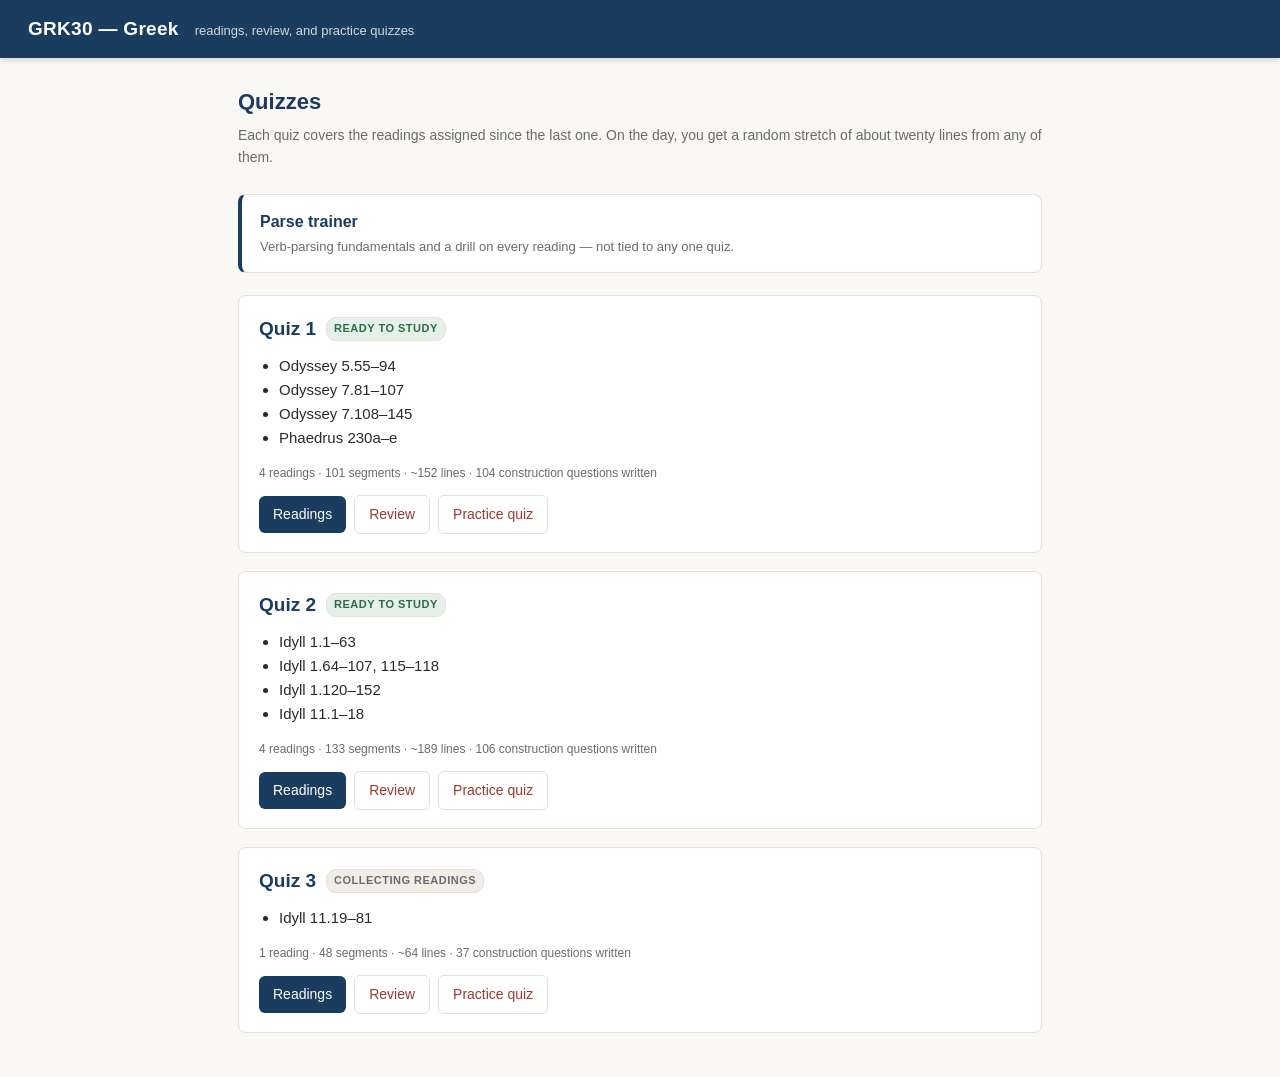
<file: index.html>
<!DOCTYPE html>
<html lang="en">
<head>
<meta charset="UTF-8">
<meta name="viewport" content="width=device-width, initial-scale=1.0">
<title>GRK30 — Greek</title>
<link rel="stylesheet" href="styles.css">
</head>
<body>
<header class="site">
  <h1>GRK30 — Greek</h1>
  <span class="sub">readings, review, and practice quizzes</span>
</header>

<main class="narrow">
  <h2 class="page">Quizzes</h2>
  <p class="lede">
    Each quiz covers the readings assigned since the last one. On the day, you get a
    random stretch of about twenty lines from any of them.
  </p>

  <a class="global-link" href="parse.html">
    <strong>Parse trainer</strong>
    <span>Verb-parsing fundamentals and a drill on every reading — not tied to any one quiz.</span>
  </a>

  <div id="hub"></div>
</main>

<script src="readings.js"></script>
<script src="quizzes.js"></script>
<script src="questions.js"></script>
<script src="app.js"></script>
<script>
(function () {
  const hub = document.getElementById("hub");

  GRK.QUIZZES.forEach(q => {
    const rdgs = GRK.quizReadings(q.id);

    // total verse-line-equivalents across the quiz, so you can see how much text
    // a quiz actually covers relative to the ~20 lines you'll be asked about
    let lines = 0, segs = 0;
    rdgs.forEach(r => r.segments.forEach((s, i) => { lines += GRK.segWeight(r, i); segs++; }));

    const nQ = (typeof QUESTIONS !== "undefined" ? QUESTIONS : [])
      .filter(x => q.readings.includes(x.readingId)).length;

    const card = document.createElement("div");
    card.className = "quizcard";
    card.innerHTML = `
      <h3>${GRK.esc(q.label)}
        <span class="tag ${q.status}">${q.status === "ready" ? "ready to study" : "collecting readings"}</span>
      </h3>
      <ul>
        ${rdgs.length
          ? rdgs.map(r => `<li>${GRK.esc(r.title)}</li>`).join("")
          : '<li class="none">No readings yet.</li>'}
      </ul>
      ${rdgs.length ? `<p class="stats">
        ${rdgs.length} reading${rdgs.length === 1 ? "" : "s"} ·
        ${segs} segments · ~${Math.round(lines)} lines ·
        ${nQ} construction question${nQ === 1 ? "" : "s"} written
      </p>` : ""}
      <div class="btnrow">
        <a href="readings.html?quiz=${encodeURIComponent(q.id)}"><button class="btn" ${rdgs.length ? "" : "disabled"}>Readings</button></a>
        <a href="review.html?quiz=${encodeURIComponent(q.id)}"><button class="btn ghost" ${rdgs.length ? "" : "disabled"}>Review</button></a>
        <a href="practice.html?quiz=${encodeURIComponent(q.id)}"><button class="btn ghost" ${rdgs.length ? "" : "disabled"}>Practice quiz</button></a>
      </div>`;

    if (!rdgs.length) {
      card.querySelectorAll("a").forEach(a => {
        a.removeAttribute("href");
        a.style.pointerEvents = "none";
      });
    }
    hub.appendChild(card);
  });
})();
</script>
</body>
</html>
</file>
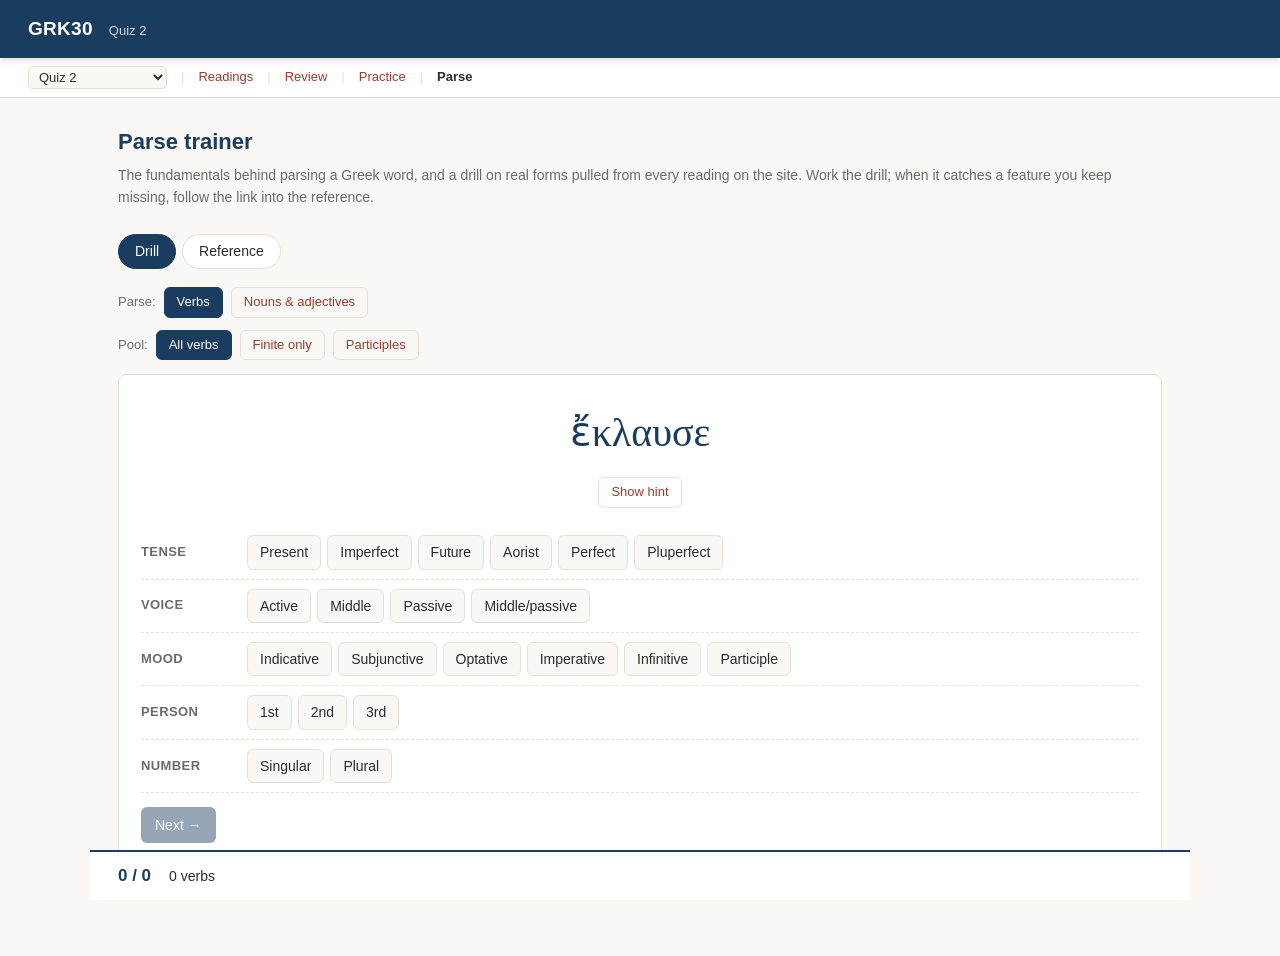
<file: parse.html>
<!DOCTYPE html>
<html lang="en">
<head>
<meta charset="UTF-8">
<meta name="viewport" content="width=device-width, initial-scale=1.0">
<title>GRK30 — Parse trainer</title>
<link rel="stylesheet" href="styles.css">
</head>
<body>
<main id="main"></main>

<script src="readings.js"></script>
<script src="quizzes.js"></script>
<script src="grammar.js"></script>
<script src="app.js"></script>
<script>
(function () {
  const quizId = GRK.currentQuizId();
  GRK.mountChrome("parse.html", quizId);
  GRK.mountPanel();
  const main = document.getElementById("main");

  /* ===================================================================
     Decode a parse string into a feature set.

     The `parse` fields in readings.js are written out in full and regularly
     — "aorist middle indicative, 3rd singular", "acc. sg. fem." — so a
     handful of regexes recover the features. Parenthetical epic notes
     ("(epic ἤλυθε)") are stripped first so they can't be read as a feature.
     Finite verbs spell number out ("3rd singular"); nominals abbreviate it
     ("acc. sg. fem."). NORM maps both, plus gender/case abbreviations.
     =================================================================== */

  const NORM = {
    masc: "masculine", fem: "feminine", neut: "neuter",
    nom: "nominative", gen: "genitive", dat: "dative", acc: "accusative", voc: "vocative",
    sg: "singular", pl: "plural", du: "dual",
    singular: "singular", plural: "plural", dual: "dual"
  };

  function decode(parseStr) {
    if (!parseStr) return null;
    const s = parseStr.toLowerCase().replace(/\([^)]*\)/g, " ");
    const f = {};
    // pluperfect/imperfect before perfect — the alternation returns the first match
    f.tense = (s.match(/present|imperfect|future perfect|future|aorist|pluperfect|perfect/) || [])[0] || null;
    f.voice = /middle\/passive/.test(s) ? "middle/passive"
            : /middle/.test(s) ? "middle"
            : /passive/.test(s) ? "passive"
            : /active/.test(s) ? "active" : null;
    f.mood = (s.match(/indicative|subjunctive|optative|imperative|infinitive|participle/) || [])[0] || null;
    f.person = (s.match(/1st|2nd|3rd/) || [])[0] || null;
    const n = (s.match(/singular|plural|dual|\bsg\b|\bpl\b|\bdu\b/) || [])[0]; f.number = n ? NORM[n] : null;
    const g = (s.match(/masc|fem|neut/) || [])[0]; f.gender = g ? NORM[g] : null;
    const c = (s.match(/nom|gen|dat|acc|voc/) || [])[0]; f.case = c ? NORM[c] : null;
    return f;
  }

  // What kind of word a token is, from its part of speech.
  // \bverb\b/\bnoun\b so "adverb" and "proper noun" don't leak in unwanted.
  function categoryOf(tok) {
    const pos = tok.pos || "";
    if (/\bverb\b/i.test(pos)) return "verb";               // incl. "verb (participle)"
    if (/\badjective\b/i.test(pos)) return "adjective";
    if (/\bnoun\b/i.test(pos) && !/\bproper\b/i.test(pos)) return "noun";
    return null;
  }

  // Which features to quiz, given the word's category and decoded form. Only
  // features that are actually present are asked (a gen. pl. participle with no
  // determinable gender simply isn't asked its gender).
  function featureList(cat, f) {
    if (cat === "verb") {
      const base = ["tense", "voice", "mood"];
      const order = f.mood === "participle" ? [...base, "case", "gender", "number"]
                  : f.mood === "infinitive" ? base
                  : [...base, "person", "number"];
      return order.filter(k => f[k]);
    }
    // noun: case + number (gender is lexical, shown but not quizzed)
    // adjective: case + number + gender (gender agrees, so it's parsed)
    const order = cat === "adjective" ? ["case", "gender", "number"] : ["case", "number"];
    return order.filter(k => f[k]);
  }

  // Fixed option sets. Kept whole (never pruned to the answer) so it stays a
  // real test; dual is dropped from Number unless it is the answer.
  const FEATURES = {
    tense:  { label: "Tense",  options: ["present", "imperfect", "future", "aorist", "perfect", "pluperfect"] },
    voice:  { label: "Voice",  options: ["active", "middle", "passive", "middle/passive"] },
    mood:   { label: "Mood",   options: ["indicative", "subjunctive", "optative", "imperative", "infinitive", "participle"] },
    person: { label: "Person", options: ["1st", "2nd", "3rd"] },
    number: { label: "Number", options: ["singular", "plural", "dual"] },
    case:   { label: "Case",   options: ["nominative", "genitive", "dative", "accusative", "vocative"] },
    gender: { label: "Gender", options: ["masculine", "feminine", "neuter"] }
  };

  // Where a missed feature sends you in the reference — depends on the mode,
  // since Case means the participle table for a verb and the declension table
  // for a noun.
  const REF_FOR = {
    verbs: { tense: "tense-markers", voice: "personal-endings", mood: "mood-signs",
             person: "personal-endings", number: "personal-endings",
             case: "mood-signs", gender: "mood-signs" },
    nouns: { case: "case-endings", number: "case-endings", gender: "case-endings" }
  };

  const REF_TITLE = {};
  (typeof GRAMMAR !== "undefined" ? GRAMMAR : []).forEach(sec => REF_TITLE[sec.id] = sec.title);

  /* ===================================================================
     Verb / noun pool from every reading on the site.
     =================================================================== */

  const MOODS = new Set(["indicative", "subjunctive", "optative", "imperative", "infinitive", "participle"]);

  function buildPool(mode, filter) {
    const pool = [], seen = new Set();
    GRK.READINGS.forEach(rdg => {
      rdg.segments.forEach((seg, si) => {
        GRK.words(seg).forEach(tok => {
          const cat = categoryOf(tok);
          if (!cat) return;
          const f = decode(tok.parse);
          if (!f) return;

          if (mode === "verbs") {
            if (cat !== "verb") return;
            if (!MOODS.has(f.mood) || !f.tense) return;
            if (!featureList(cat, f).every(k => f[k])) return;
            if (filter === "finite" && (f.mood === "participle" || f.mood === "infinitive")) return;
            if (filter === "participles" && f.mood !== "participle") return;
          } else {
            if (cat !== "noun" && cat !== "adjective") return;
            if (!f.case || !f.number) return;
            if (filter === "nouns" && cat !== "noun") return;
            if (filter === "adjectives" && cat !== "adjective") return;
          }

          const key = tok.w + "|" + tok.parse;
          if (seen.has(key)) return;
          seen.add(key);
          pool.push({ tok, f, cat, rdg, seg: si });
        });
      });
    });
    return pool;
  }

  /* ===================================================================
     State
     =================================================================== */

  const FILTERS = {
    verbs: [["all", "All verbs"], ["finite", "Finite only"], ["participles", "Participles"]],
    nouns: [["all", "All"], ["nouns", "Nouns"], ["adjectives", "Adjectives"]]
  };

  let mode = "verbs", filter = "all";
  let pool = [], order = [], cursor = 0;
  let stat = { count: 0, byFeat: {} };   // byFeat[feature] = { asked, missed }

  function resetStat() { stat = { count: 0, byFeat: {} }; }
  function record(feature, correct) {
    const b = stat.byFeat[feature] || (stat.byFeat[feature] = { asked: 0, missed: 0 });
    b.asked++; if (!correct) b.missed++;
  }

  function reshuffle() { order = GRK.shuffle(pool.map((_, i) => i)); cursor = 0; }
  function nextItem() {
    if (!pool.length) return null;
    if (cursor >= order.length) reshuffle();
    return pool[order[cursor++]];
  }

  /* ===================================================================
     Rendering
     =================================================================== */

  function showTab(name) {
    main.querySelectorAll(".ptab").forEach(b => b.classList.toggle("on", b.dataset.tab === name));
    document.getElementById("drill-pane").classList.toggle("hidden", name !== "drill");
    document.getElementById("ref-pane").classList.toggle("hidden", name !== "reference");
    window.scrollTo(0, 0);
  }
  function gotoRef(id) {
    showTab("reference");
    const el = document.getElementById("ref-" + id);
    if (el) el.scrollIntoView({ behavior: "smooth", block: "start" });
  }

  function pretty(v) { return v.charAt(0).toUpperCase() + v.slice(1); }

  function fullParse(item) {
    const { f, cat, tok } = item;
    const order = cat === "verb"
      ? (f.mood === "participle" ? ["tense", "voice", "mood", "case", "gender", "number"]
        : f.mood === "infinitive" ? ["tense", "voice", "mood"]
        : ["tense", "voice", "mood", "person", "number"])
      : ["case", "gender", "number"];   // show gender even for a noun (it's lexical)
    const bits = order.filter(k => f[k]).map(k => f[k]);
    return pretty(bits.join(", ")) + (tok.lemma ? " — from " + tok.lemma : "");
  }

  function renderCard() {
    const item = nextItem();
    const host = document.getElementById("card-host");
    host.innerHTML = "";
    if (!item) {
      host.innerHTML = '<div class="card"><p class="meta">No forms match this filter yet.</p></div>';
      return;
    }
    stat.count++;
    const { tok, f, cat, rdg, seg } = item;

    const card = document.createElement("div");
    card.className = "card parsecard";
    card.innerHTML = `
      <div class="pform">${GRK.esc(tok.w)}</div>
      <div class="phint">
        <button class="btn ghost" id="hintBtn">Show hint</button>
        <span class="hintbody hidden">
          <span class="pcat">${GRK.esc(cat)}</span>
          <span class="lemma">${GRK.esc(tok.lemma || "—")}</span>
          <span class="src">${GRK.esc(GRK.citeSeg(rdg, seg))}</span>
        </span>
      </div>
      <div class="prows"></div>
      <div class="pexplain hidden"></div>
      <div class="btnrow" style="margin-top:14px">
        <button class="btn" id="nextBtn" disabled>Next →</button>
      </div>`;
    host.appendChild(card);

    card.querySelector("#hintBtn").addEventListener("click", e => {
      card.querySelector(".hintbody").classList.remove("hidden");
      e.target.remove();
    });

    const feats = featureList(cat, f);
    const rows = card.querySelector(".prows");
    let remaining = feats.length;

    feats.forEach(feature => {
      const spec = FEATURES[feature];
      const answer = f[feature];
      const row = document.createElement("div");
      row.className = "prow";
      row.innerHTML = `<div class="plabel">${spec.label}</div>`;
      const opts = document.createElement("div");
      opts.className = "popts";

      spec.options.filter(o => o !== "dual" || answer === "dual").forEach(o => {
        const b = document.createElement("button");
        b.className = "popt";
        b.textContent = pretty(o);
        b.addEventListener("click", () => choose(b, o));
        opts.appendChild(b);
      });
      row.appendChild(opts);
      rows.appendChild(row);

      let answered = false;
      function choose(btn, chosen) {
        if (answered) return;
        answered = true;
        const correct = chosen === answer;
        record(feature, correct);
        opts.querySelectorAll(".popt").forEach(b => {
          b.disabled = true;
          if (b.textContent === pretty(answer)) b.classList.add("right");
        });
        if (!correct) {
          btn.classList.add("wrong");
          const ref = REF_FOR[mode][feature];
          if (ref) {
            row.insertAdjacentHTML("beforeend",
              `<a class="reflink" data-ref="${ref}">Review: ${GRK.esc(REF_TITLE[ref] || "reference")} →</a>`);
            row.querySelector(".reflink").addEventListener("click", () => gotoRef(ref));
          }
        }
        if (--remaining === 0) finish();
      }
    });

    function finish() {
      const box = card.querySelector(".pexplain");
      box.classList.remove("hidden");
      box.innerHTML = `
        <div class="lbl">Full parse</div>
        <div class="full">${GRK.esc(fullParse(item))}</div>
        ${tok.note ? `<div class="lbl">Why this form here</div><div class="note">${GRK.esc(pretty(tok.note))}.</div>` : ""}
        ${tok.gloss ? `<div class="gloss">${GRK.esc(tok.lemma || "")} — “${GRK.esc(tok.gloss)}”</div>` : ""}`;
      card.querySelector("#nextBtn").disabled = false;
      renderTally();
    }

    card.querySelector("#nextBtn").addEventListener("click", renderCard);
  }

  function renderTally() {
    const el = document.getElementById("tally");
    const weak = Object.entries(stat.byFeat)
      .filter(([, b]) => b.missed > 0)
      .sort((a, b) => b[1].missed - a[1].missed);
    const asked = Object.values(stat.byFeat).reduce((a, b) => a + b.asked, 0);
    const missed = Object.values(stat.byFeat).reduce((a, b) => a + b.missed, 0);
    const noun = mode === "nouns";

    el.innerHTML = `
      <span class="big">${asked - missed} / ${asked}</span>
      <span>${stat.count} ${noun ? "form" : "verb"}${stat.count === 1 ? "" : "s"} · features correct</span>
      ${weak.length
        ? `<span class="weak">weak spots: ${weak.map(([k, b]) => {
            const ref = REF_FOR[mode][k];
            return ref ? `<a data-ref="${ref}">${FEATURES[k].label} ×${b.missed}</a>`
                       : `${FEATURES[k].label} ×${b.missed}`;
          }).join(" · ")}</span>`
        : ""}`;
    el.querySelectorAll("a[data-ref]").forEach(a =>
      a.addEventListener("click", () => gotoRef(a.dataset.ref)));
  }

  /* ---------- reference pane, per mode ---------- */

  function renderReference() {
    const pane = document.getElementById("ref-pane");
    pane.innerHTML = "";
    const want = mode === "nouns" ? "noun" : "verb";
    (typeof GRAMMAR !== "undefined" ? GRAMMAR : [])
      .filter(sec => (sec.cat || "verb") === want)
      .forEach(sec => {
        const card = document.createElement("div");
        card.className = "card refsec";
        card.id = "ref-" + sec.id;

        let html = `<h3>${GRK.esc(sec.title)}</h3>`;
        if (sec.intro) html += `<p class="intro">${GRK.esc(sec.intro)}</p>`;

        (sec.tables || []).forEach(t => {
          if (t.caption) html += `<div class="tcap">${GRK.esc(t.caption)}</div>`;
          html += '<div class="tscroll"><table class="reftable"><thead><tr>' +
            t.cols.map((c, i) => `<th${i === 0 ? ' class="rowh"' : ""}>${GRK.esc(c)}</th>`).join("") +
            "</tr></thead><tbody>" +
            t.rows.map(r => "<tr>" +
              r.map((cell, i) => `<td${i === 0 ? ' class="rowh"' : ""}>${GRK.esc(cell)}</td>`).join("") +
              "</tr>").join("") +
            "</tbody></table></div>";
        });

        (sec.notes || []).forEach(n => { html += `<p class="rnote">${GRK.esc(n)}</p>`; });
        card.innerHTML = html;
        pane.appendChild(card);
      });
  }

  /* ---------- filter buttons, per mode ---------- */

  function renderFilters() {
    const bar = document.getElementById("filtrow");
    bar.innerHTML = '<span class="filtlabel">Pool:</span>';
    FILTERS[mode].forEach(([val, label], i) => {
      const b = document.createElement("button");
      b.className = "btn ghost filt" + (val === filter ? " on" : "");
      b.dataset.filter = val;
      b.textContent = label;
      b.addEventListener("click", () => {
        filter = val;
        bar.querySelectorAll(".filt").forEach(x => x.classList.toggle("on", x === b));
        pool = buildPool(mode, filter); reshuffle(); renderCard();
      });
      bar.appendChild(b);
    });
  }

  function setMode(m) {
    if (m === mode) return;
    mode = m; filter = "all";
    main.querySelectorAll(".pmode").forEach(b => b.classList.toggle("on", b.dataset.mode === m));
    resetStat();
    renderFilters();
    renderReference();
    pool = buildPool(mode, filter);
    reshuffle();
    renderCard();
    document.getElementById("tally").innerHTML = '<span class="big">0 / 0</span><span>0 forms</span>';
  }

  /* ===================================================================
     Mount
     =================================================================== */

  main.innerHTML = `
    <h2 class="page">Parse trainer</h2>
    <p class="lede">The fundamentals behind parsing a Greek word, and a drill on
      real forms pulled from every reading on the site. Work the drill; when it
      catches a feature you keep missing, follow the link into the reference.</p>

    <div class="ptabs">
      <button class="ptab on" data-tab="drill">Drill</button>
      <button class="ptab" data-tab="reference">Reference</button>
    </div>

    <div id="drill-pane">
      <div class="btnrow" style="margin-bottom:12px">
        <span class="filtlabel">Parse:</span>
        <button class="btn ghost pmode on" data-mode="verbs">Verbs</button>
        <button class="btn ghost pmode" data-mode="nouns">Nouns &amp; adjectives</button>
      </div>
      <div class="btnrow" id="filtrow" style="margin-bottom:14px"></div>
      <div id="card-host"></div>
      <div class="score" id="tally"><span class="big">0 / 0</span><span>0 verbs</span></div>
    </div>

    <div id="ref-pane" class="hidden"></div>`;

  main.querySelectorAll(".ptab").forEach(b =>
    b.addEventListener("click", () => showTab(b.dataset.tab)));
  main.querySelectorAll(".pmode").forEach(b =>
    b.addEventListener("click", () => setMode(b.dataset.mode)));

  renderFilters();
  renderReference();
  pool = buildPool(mode, filter);
  reshuffle();
  renderCard();
})();
</script>
</body>
</html>
</file>
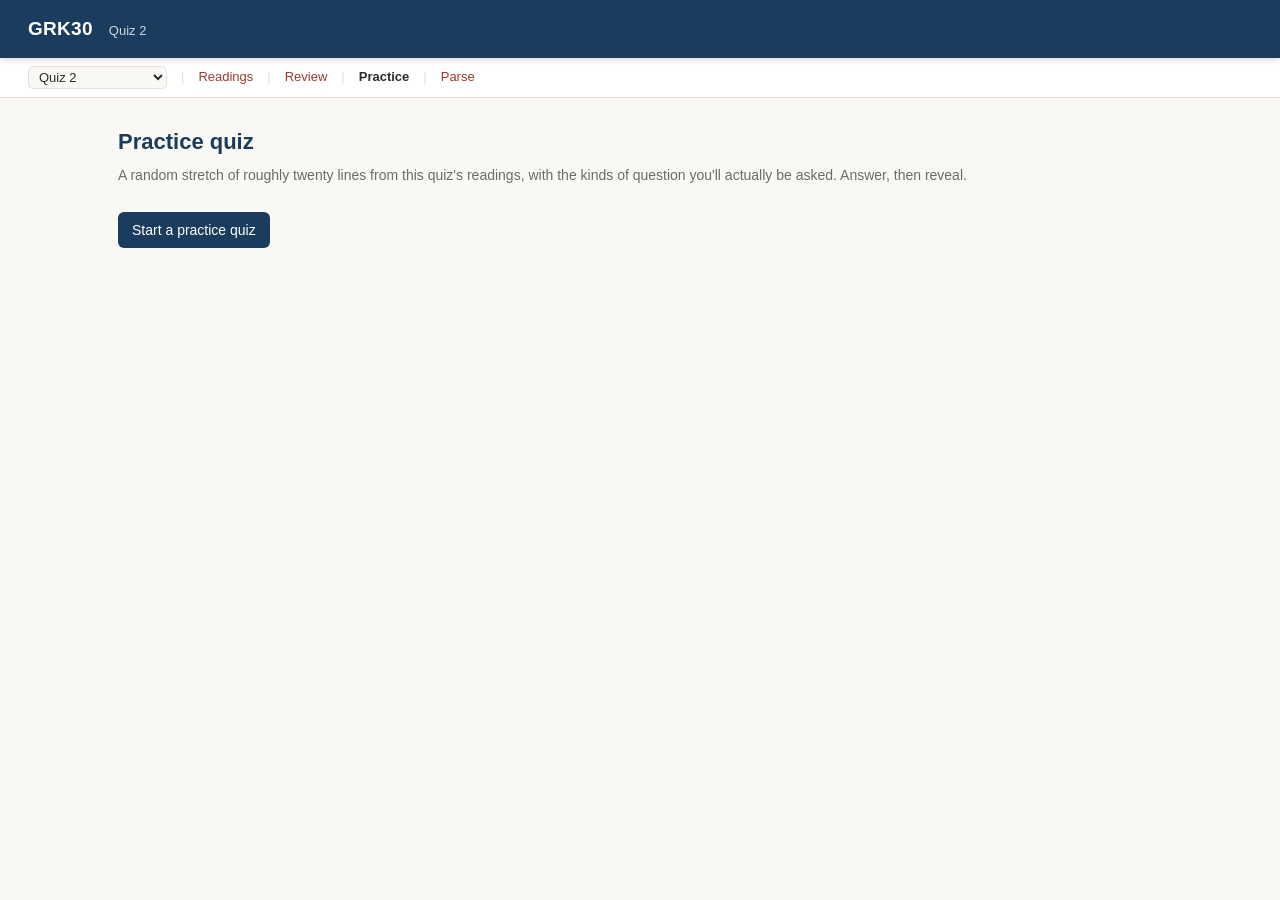
<file: practice.html>
<!DOCTYPE html>
<html lang="en">
<head>
<meta charset="UTF-8">
<meta name="viewport" content="width=device-width, initial-scale=1.0">
<title>GRK30 — Practice quiz</title>
<link rel="stylesheet" href="styles.css">
</head>
<body>
<main id="main"></main>

<script src="readings.js"></script>
<script src="quizzes.js"></script>
<script src="questions.js"></script>
<script src="app.js"></script>
<script>
(function () {
  const quizId = GRK.currentQuizId();
  GRK.mountChrome("practice.html", quizId);
  GRK.mountPanel();

  const main = document.getElementById("main");
  const rdgs = GRK.quizReadings(quizId);

  if (!rdgs.length) {
    main.innerHTML = '<p class="lede">No readings in this quiz yet.</p>';
    return;
  }

  /* ---------------- window selection ---------------- */

  const TARGET = 20, MIN = 18, MAX = 24;
  const RECENT_KEY = "grk30-recent-" + quizId;

  // Kept in memory as well as in localStorage: on a file:// page storage can be
  // unavailable, and we still must not hand out the same passage twice running.
  let recentMem = [];

  function recent() {
    let stored = [];
    try { stored = JSON.parse(localStorage.getItem(RECENT_KEY)) || []; } catch (e) {}
    return [...new Set([...recentMem, ...stored])];
  }
  function remember(key) {
    recentMem = [key, ...recentMem.filter(k => k !== key)].slice(0, 3);
    try { localStorage.setItem(RECENT_KEY, JSON.stringify(recentMem)); } catch (e) {}
  }

  // Grow a window forward from `start` until it is worth ~20 lines. Returns the
  // last segment index included. Segments with no words (speaker labels) weigh 0
  // and so ride along free.
  function grow(rdg, start) {
    let total = 0, end = start;
    for (let i = start; i < rdg.segments.length; i++) {
      total += GRK.segWeight(rdg, i);
      end = i;
      if (total >= TARGET) break;
    }
    // if we ran off the end well short of MIN, pull the start back instead
    if (total < MIN) {
      while (start > 0 && total < TARGET) {
        start--;
        total += GRK.segWeight(rdg, start);
      }
    }
    return { start, end, lines: total };
  }

  // Enumerate every window the readings can yield, rather than fishing for one at
  // random — that way "in the 18–24 line band" and "not one of the last three" are
  // guarantees, not things we hope a retry loop stumbles into.
  function allWindows() {
    const out = new Map();
    rdgs.forEach(rdg => {
      rdg.segments.forEach((_, i) => {
        const w = grow(rdg, i);
        if (w.lines < MIN || w.lines > MAX) return;
        const key = rdg.id + ":" + w.start;
        if (!out.has(key)) out.set(key, { rdg, ...w, key });
      });
    });
    return [...out.values()];
  }

  function pickWindow() {
    const all = allWindows();
    if (!all.length) return null;
    const avoid = recent();
    const fresh = all.filter(w => !avoid.includes(w.key));
    return GRK.pick(fresh.length ? fresh : all);
  }

  /* ---------------- question generation ---------------- */

  // Tokens worth asking about, by job.
  const isVerb    = t => /verb/i.test(t.pos || "");
  const isContent = t => /verb|noun|adjective/i.test(t.pos || "") && !/proper/i.test(t.pos || "");

  function tokensIn(rdg, start, end) {
    const out = [];
    for (let i = start; i <= end; i++) {
      GRK.words(rdg.segments[i]).forEach(t => out.push({ tok: t, seg: i }));
    }
    return out;
  }

  // The three derivable question types. Their answer keys are the token data and
  // the segment translation, so they can never drift out of sync with the text.
  function buildQuestions(win) {
    const { rdg, start, end } = win;
    const toks = tokensIn(rdg, start, end);
    const used = new Set();
    const qs = [];

    // syntax — the hand-written ones anchored inside this window
    const syn = QUESTIONS.filter(q =>
      q.readingId === rdg.id && q.seg >= start && q.seg <= end);
    GRK.shuffle(syn).slice(0, 4).forEach(q => qs.push({
      kind: "Construction",
      seg: q.seg,
      prompt: q.prompt,
      answer: q.answer,
      why: q.why
    }));

    // translation — 2 segments, preferring meaty ones
    const meaty = [];
    for (let i = start; i <= end; i++) {
      if (GRK.words(rdg.segments[i]).length >= 5) meaty.push(i);
    }
    GRK.shuffle(meaty).slice(0, 2).forEach(i => {
      const seg = rdg.segments[i];
      qs.push({
        kind: "Translation",
        seg: i,
        prompt: "Translate this clause:",
        greek: GRK.words(seg).map(t => t.w).join(" "),
        answer: seg.translation,
        why: "Aim for the literal sense before you smooth it out — keep the force of each case, tense, and mood, and let the English be a little stiff if that is what it takes to stay faithful to the Greek."
      });
    });

    // parsing — verbs first, they carry the most information
    const verbs = GRK.shuffle(toks.filter(x => isVerb(x.tok)));
    const others = GRK.shuffle(toks.filter(x => isContent(x.tok) && !isVerb(x.tok)));
    [...verbs, ...others].slice(0, 4).forEach(x => {
      if (used.has(x.tok.w)) return;
      used.add(x.tok.w);
      qs.push({
        kind: "Parsing",
        seg: x.seg,
        prompt: "Parse this form in full, and give its dictionary form:",
        greek: x.tok.w,
        answer: [
          x.tok.lemma ? "From " + x.tok.lemma + "." : "",
          x.tok.pos ? x.tok.pos.charAt(0).toUpperCase() + x.tok.pos.slice(1) + "." : "",
          x.tok.parse && x.tok.parse !== "—" ? x.tok.parse.charAt(0).toUpperCase() + x.tok.parse.slice(1) + "." : ""
        ].filter(Boolean).join(" "),
        why: (x.tok.note ? x.tok.note.charAt(0).toUpperCase() + x.tok.note.slice(1) + "." : "") +
             (x.tok.gloss ? " It means “" + x.tok.gloss + "”." : "")
      });
    });

    // vocabulary — lemma + gloss
    const vocab = GRK.shuffle(toks.filter(x => isContent(x.tok) && !used.has(x.tok.w)));
    vocab.slice(0, 3).forEach(x => {
      used.add(x.tok.w);
      qs.push({
        kind: "Vocabulary",
        seg: x.seg,
        prompt: "Give the dictionary form and the meaning of:",
        greek: x.tok.w,
        answer: (x.tok.lemma || "—") + " — " + (x.tok.gloss || "—"),
        why: x.tok.note
          ? "In this passage: " + x.tok.note + "."
          : "This is the form as it appears in the passage; the lemma is what you would look up."
      });
    });

    // interleave so you aren't doing four of a kind in a row
    return GRK.shuffle(qs);
  }

  /* ---------------- rendering ---------------- */

  let state = null;

  function render() {
    main.innerHTML = "";

    const head = document.createElement("div");
    head.innerHTML = `
      <h2 class="page">Practice quiz</h2>
      <p class="lede">A random stretch of roughly twenty lines from this quiz's readings,
        with the kinds of question you'll actually be asked. Answer, then reveal.</p>`;
    main.appendChild(head);

    const bar = document.createElement("div");
    bar.className = "btnrow";
    bar.style.marginBottom = "20px";
    const newBtn = document.createElement("button");
    newBtn.className = "btn";
    newBtn.textContent = state ? "New passage" : "Start a practice quiz";
    newBtn.addEventListener("click", () => { start(); });
    bar.appendChild(newBtn);

    if (state) {
      const revealAll = document.createElement("button");
      revealAll.className = "btn ghost";
      revealAll.textContent = "Reveal everything";
      revealAll.addEventListener("click", () => {
        document.querySelectorAll(".q").forEach(el => el.classList.add("revealed"));
        revealPassage();
      });
      bar.appendChild(revealAll);
    }
    main.appendChild(bar);

    if (!state) return;

    /* the passage */
    const { win, questions } = state;
    const { rdg, start: s, end: e } = win;

    const passage = document.createElement("div");
    passage.className = "passage";
    passage.dataset.window = win.key;
    passage.innerHTML = `
      <div class="head">
        <div class="where">${GRK.esc(GRK.cite(rdg, s, e))}
          <div class="cite">${Math.round(win.lines)} lines · ${questions.length} questions</div>
        </div>
        <button class="btn ghost" id="revealPassage">Reveal translation</button>
      </div>`;

    for (let i = s; i <= e; i++) {
      const seg = rdg.segments[i];
      // words stay unclickable until you reveal — the panel would give the answers away
      const el = GRK.renderSegment(seg, {
        clickable: false,
        lineLabel: seg.lines || null,
        translation: false
      });
      if (!GRK.words(seg).length) el.classList.add("solo");  // speaker label
      passage.appendChild(el);
    }
    main.appendChild(passage);
    passage.querySelector("#revealPassage").addEventListener("click", revealPassage);

    /* the questions */
    questions.forEach((q, n) => main.appendChild(renderQuestion(q, n)));

    /* the score bar */
    const score = document.createElement("div");
    score.className = "score";
    score.id = "score";
    main.appendChild(score);
    updateScore();
  }

  function revealPassage() {
    const { win } = state;
    const passage = document.querySelector(".passage");
    if (!passage || passage.dataset.revealed) return;
    passage.dataset.revealed = "1";

    passage.querySelectorAll(".segment").forEach(el => el.remove());
    for (let i = win.start; i <= win.end; i++) {
      const seg = win.rdg.segments[i];
      const el = GRK.renderSegment(seg, { clickable: true, lineLabel: seg.lines || null });
      if (!GRK.words(seg).length) el.classList.add("solo");
      passage.appendChild(el);
    }
    const btn = passage.querySelector("#revealPassage");
    if (btn) { btn.textContent = "Translation shown — words are clickable"; btn.disabled = true; }
  }

  function renderQuestion(q, n) {
    const el = document.createElement("div");
    el.className = "q";

    el.innerHTML = `
      <div class="qhead">
        <span class="n">${n + 1}.</span>
        <span class="tag">${GRK.esc(q.kind)}</span>
      </div>
      <div class="prompt">${GRK.esc(q.prompt)}
        ${q.greek ? ` <span class="gkinline">${GRK.esc(q.greek)}</span>` : ""}</div>
      <textarea placeholder="your answer…" rows="2"></textarea>
      <div class="btnrow">
        <button class="btn ghost reveal">Reveal answer</button>
      </div>
      <div class="answer">
        <div class="lbl">Answer</div>
        <div class="val">${GRK.esc(q.answer)}</div>
        <div class="lbl">Why</div>
        <div class="why">${GRK.esc(q.why)}</div>
        <div class="selfmark">
          <span class="asked">How did you do?</span>
          <button class="btn good got">Got it</button>
          <button class="btn bad missed">Missed it</button>
          <span class="verdict"></span>
        </div>
      </div>`;

    el.querySelector(".reveal").addEventListener("click", () => {
      el.classList.add("revealed");
      el.querySelector(".reveal").disabled = true;
    });

    const mark = (good) => {
      q.result = good ? "good" : "bad";
      el.classList.remove("done-good", "done-bad");
      el.classList.add(good ? "done-good" : "done-bad");
      const v = el.querySelector(".verdict");
      v.className = "verdict " + (good ? "good" : "bad");
      v.textContent = good ? "counted as correct" : "counted as missed";
      updateScore();
    };
    el.querySelector(".got").addEventListener("click", () => mark(true));
    el.querySelector(".missed").addEventListener("click", () => mark(false));

    return el;
  }

  function updateScore() {
    const score = document.getElementById("score");
    if (!score || !state) return;

    const qs = state.questions;
    const marked = qs.filter(q => q.result);
    const good = qs.filter(q => q.result === "good").length;

    // which kinds of question are costing you
    const missedBy = {};
    qs.filter(q => q.result === "bad").forEach(q => {
      missedBy[q.kind] = (missedBy[q.kind] || 0) + 1;
    });
    const missSummary = Object.entries(missedBy)
      .sort((a, b) => b[1] - a[1])
      .map(([k, v]) => `${k} ×${v}`)
      .join(" · ");

    score.innerHTML = `
      <span class="big">${good} / ${marked.length || 0}</span>
      <span>${marked.length} of ${qs.length} marked</span>
      ${missSummary ? `<span class="missed">missing: ${GRK.esc(missSummary)}</span>` : ""}`;
  }

  function start() {
    const win = pickWindow();
    if (!win) return;
    remember(win.key);
    state = { win, questions: buildQuestions(win) };
    render();
    window.scrollTo(0, 0);
  }

  render();
})();
</script>
</body>
</html>
</file>
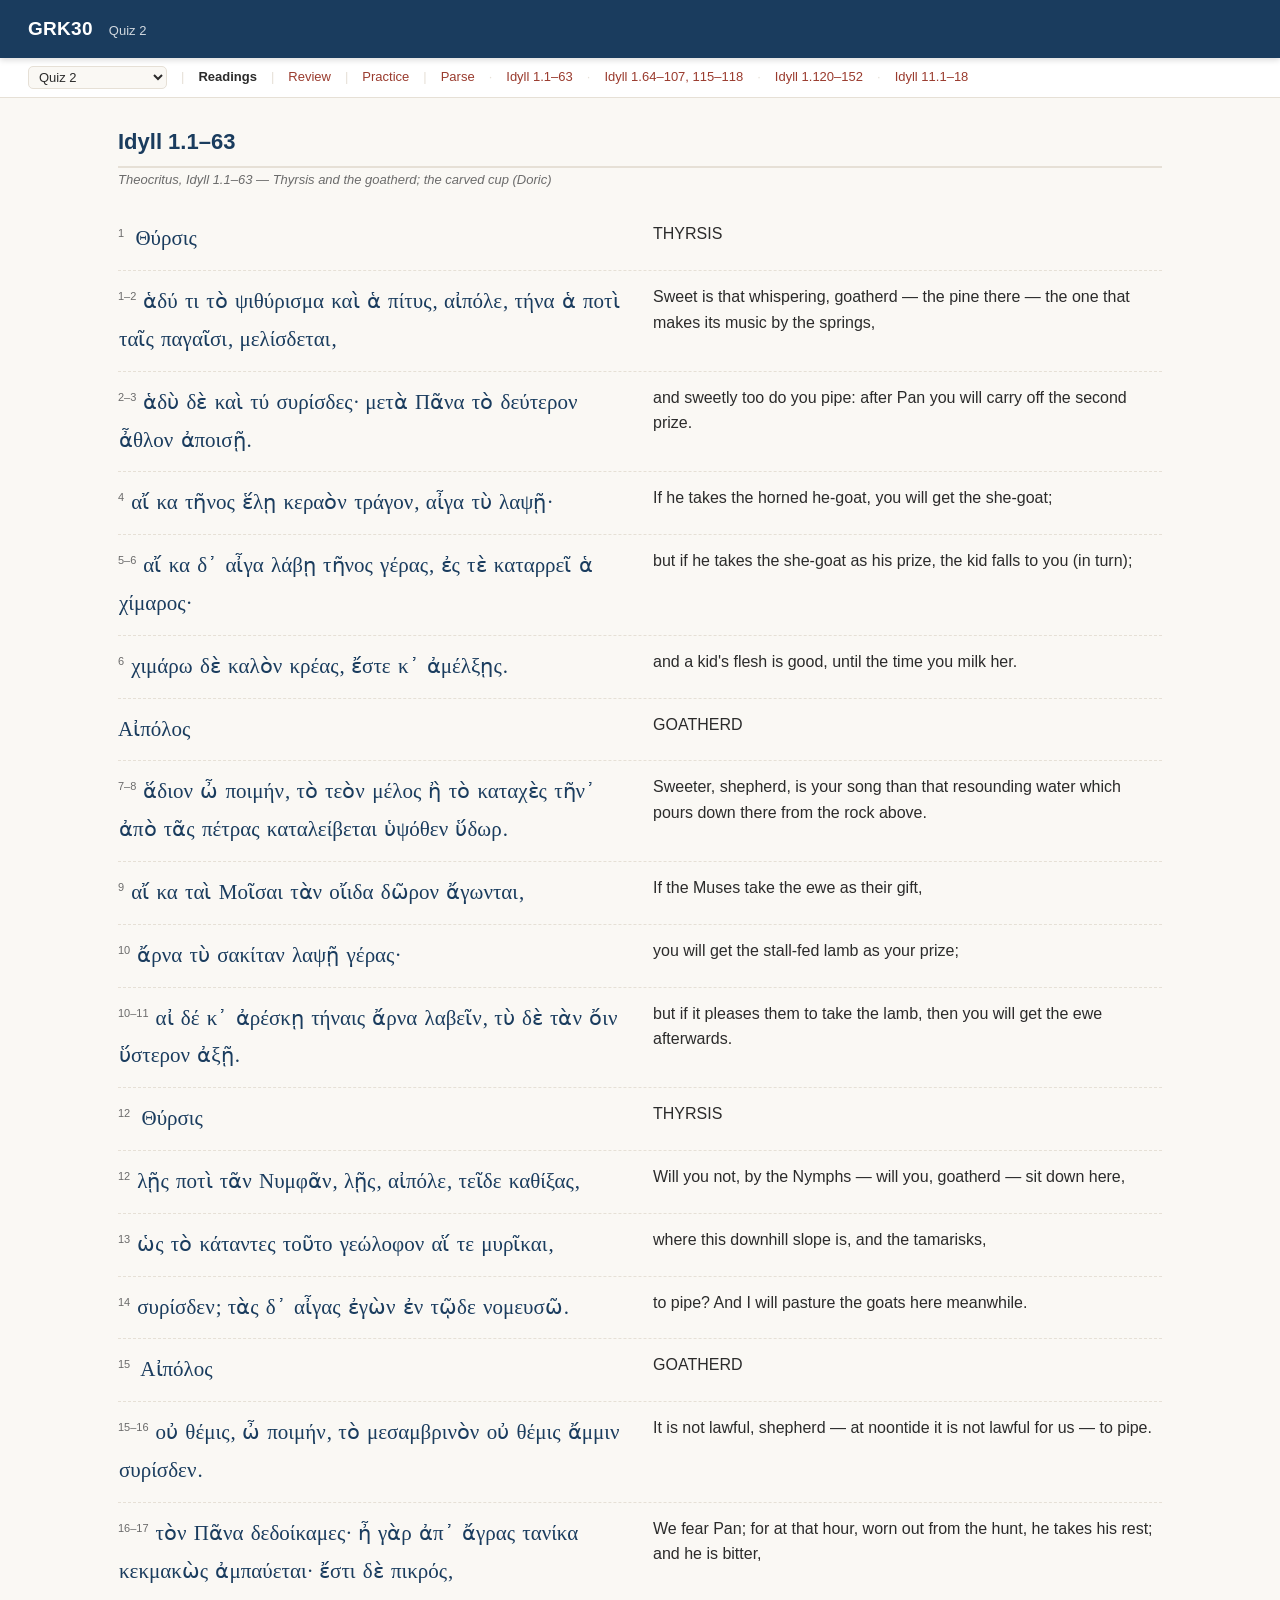
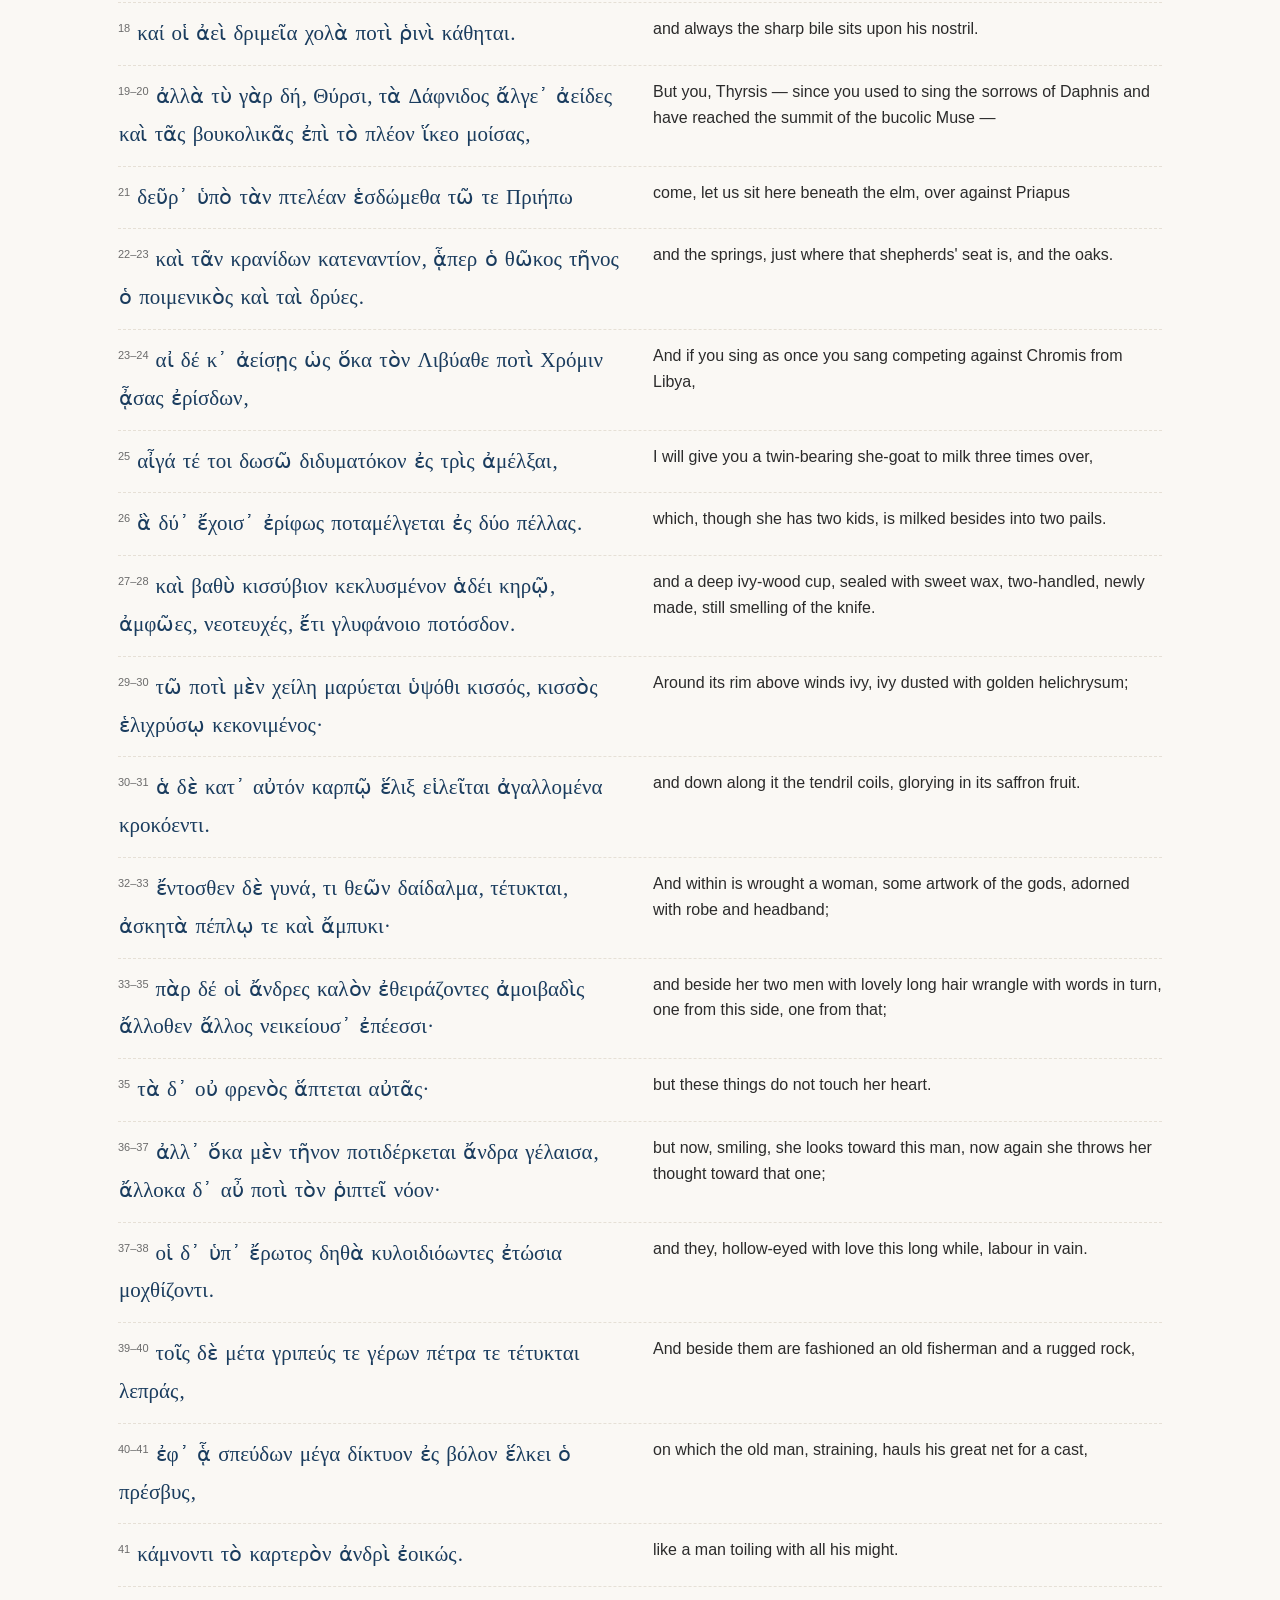
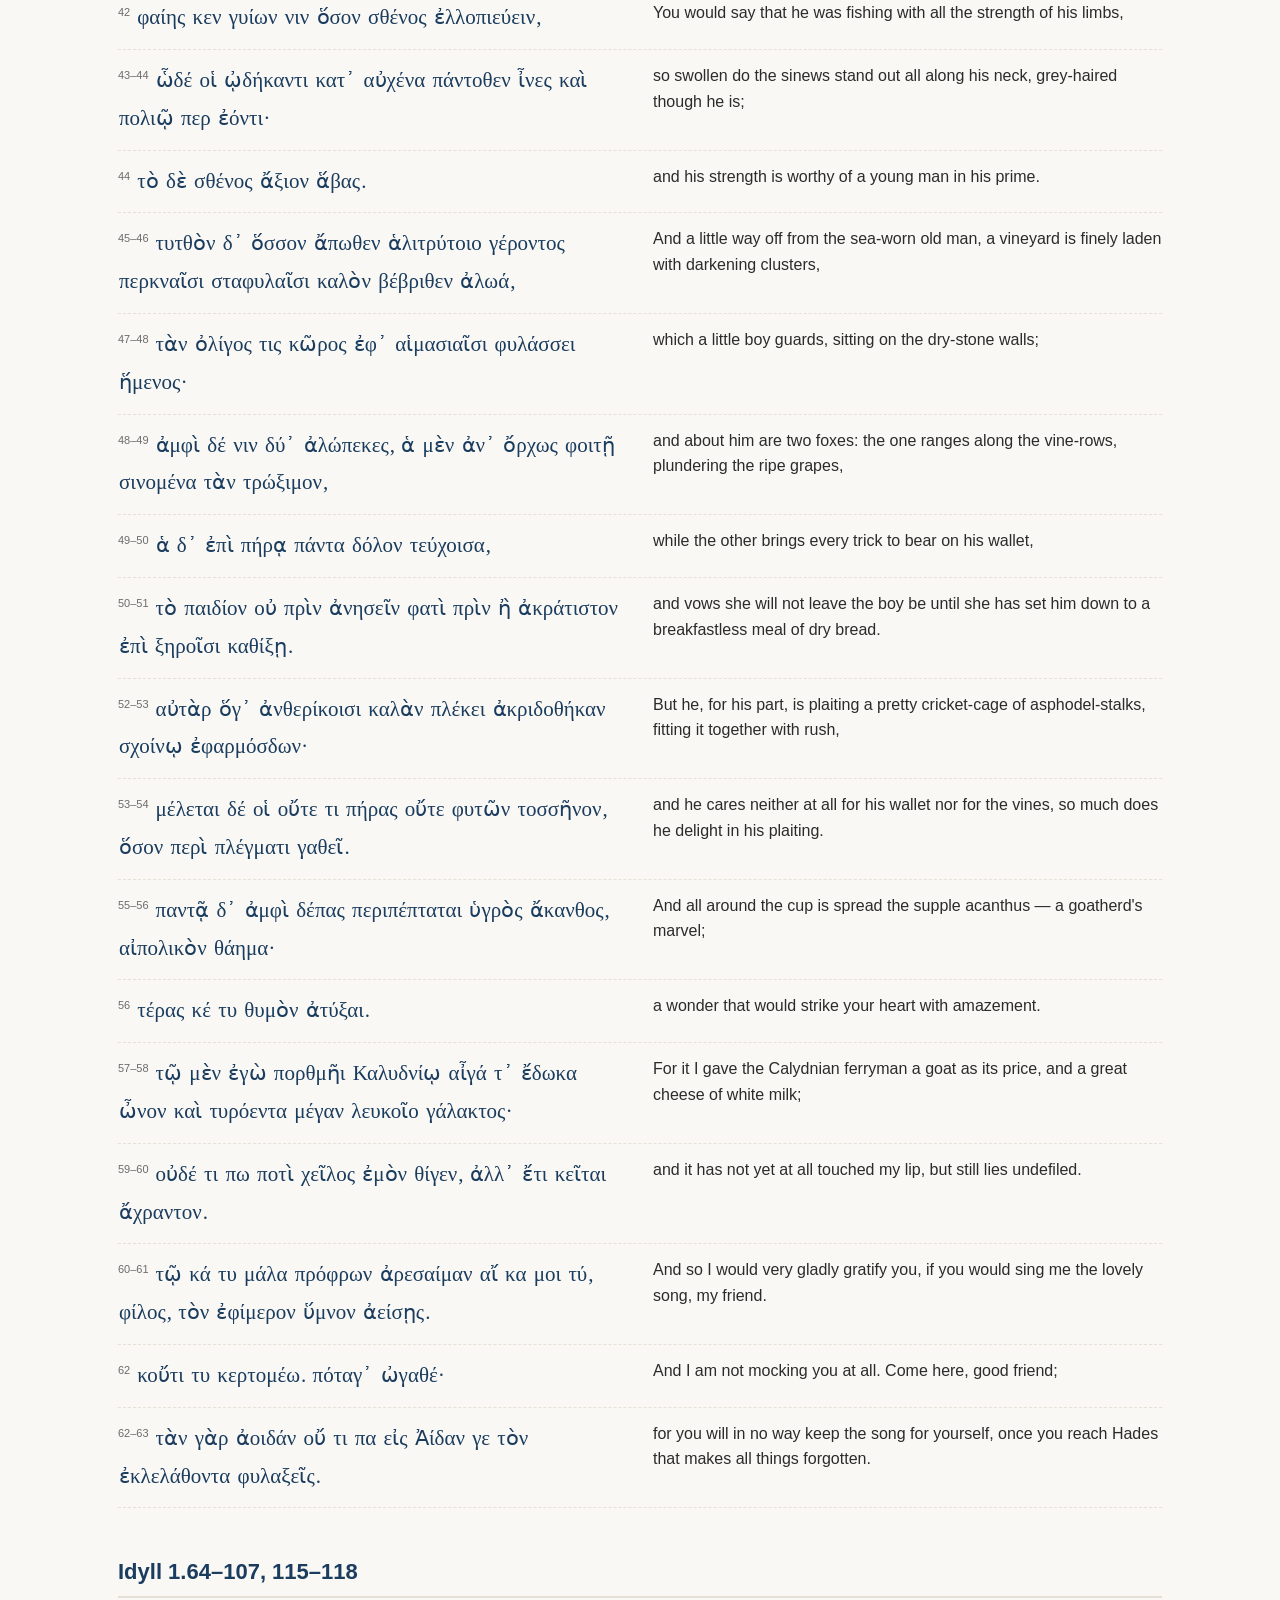
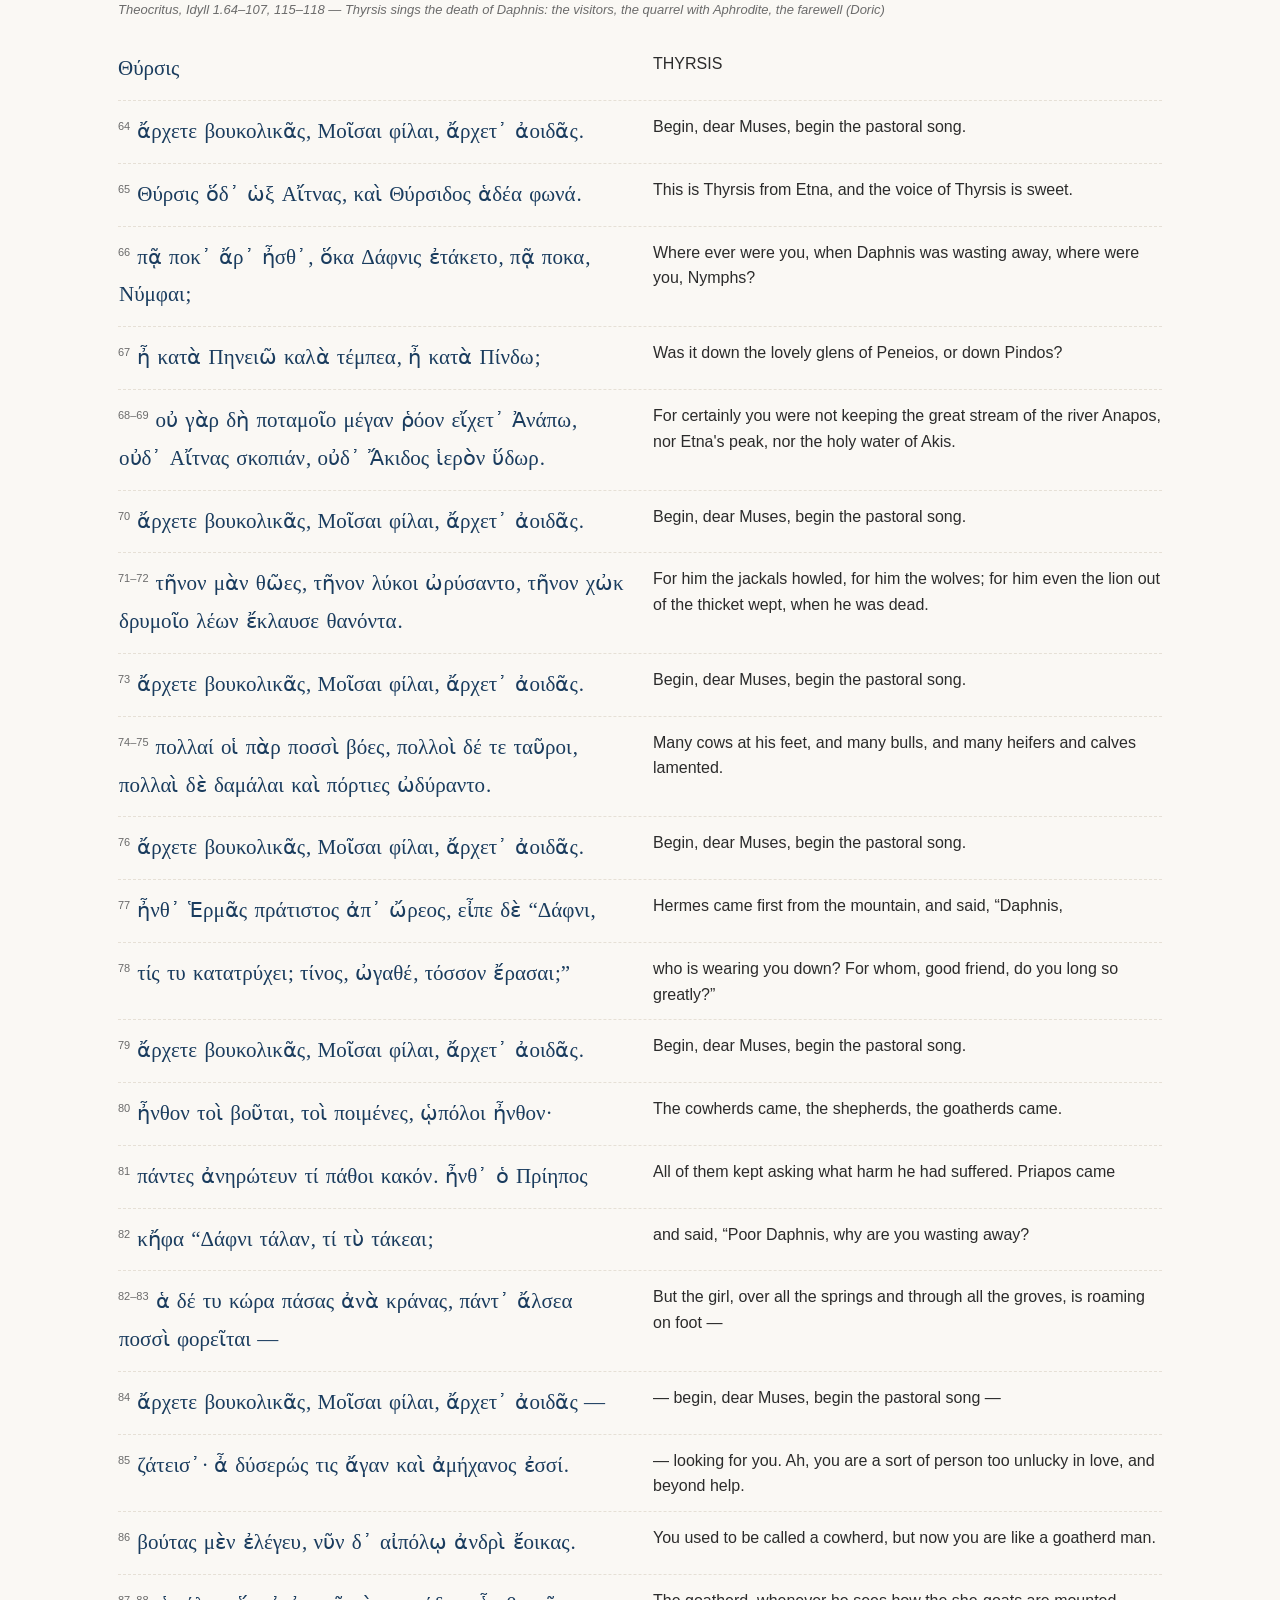
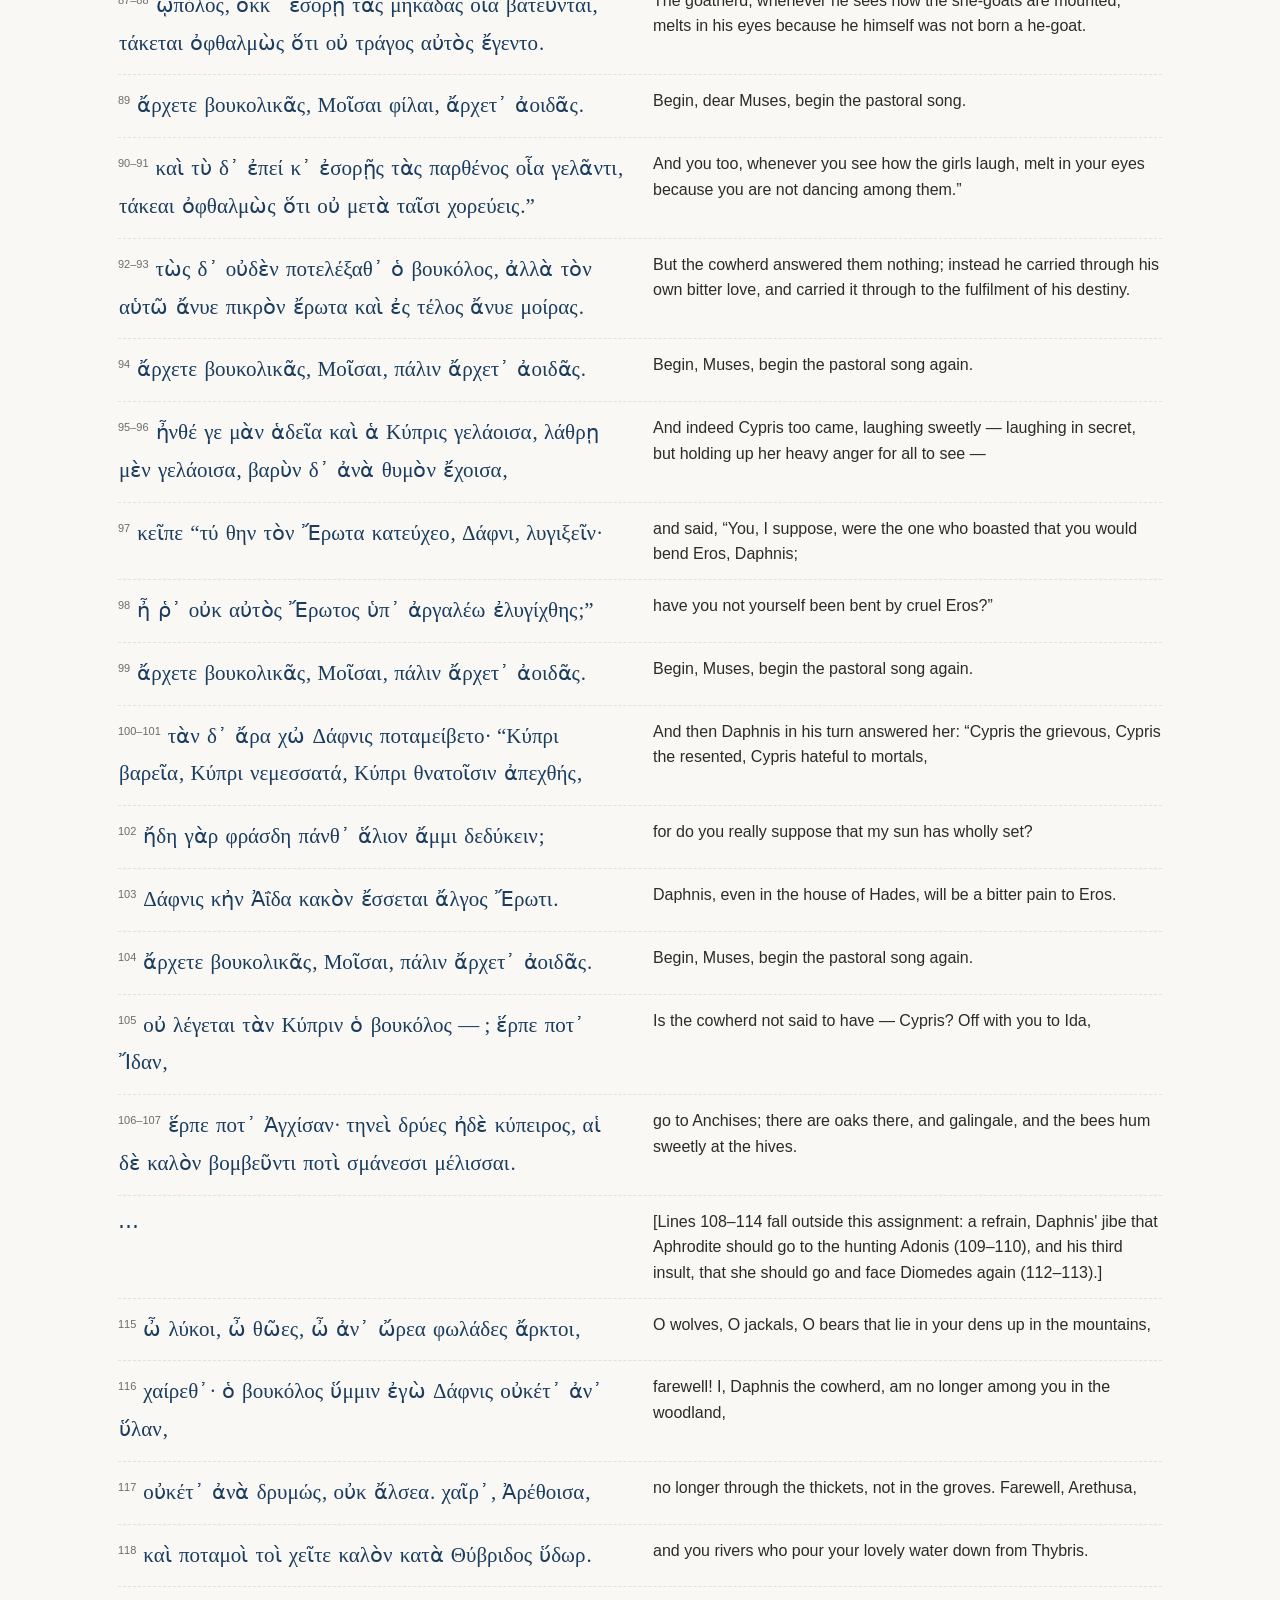
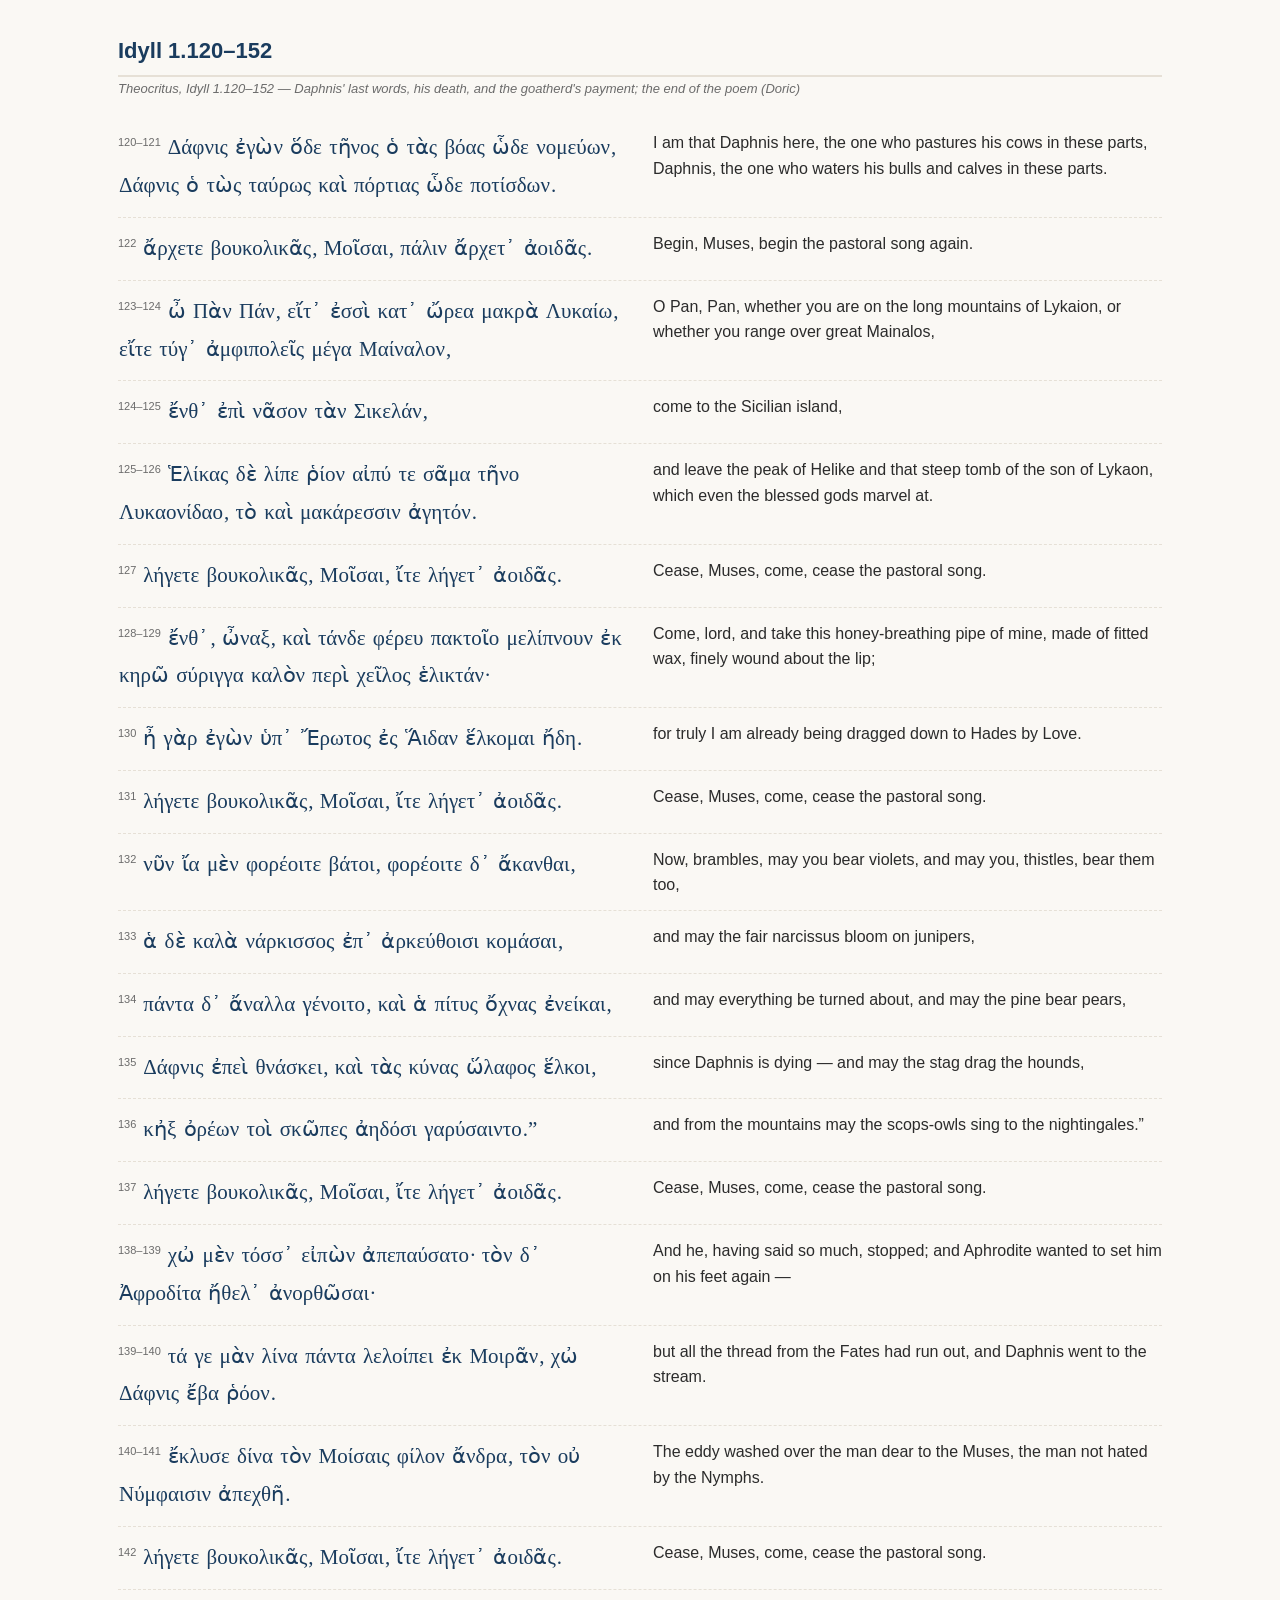
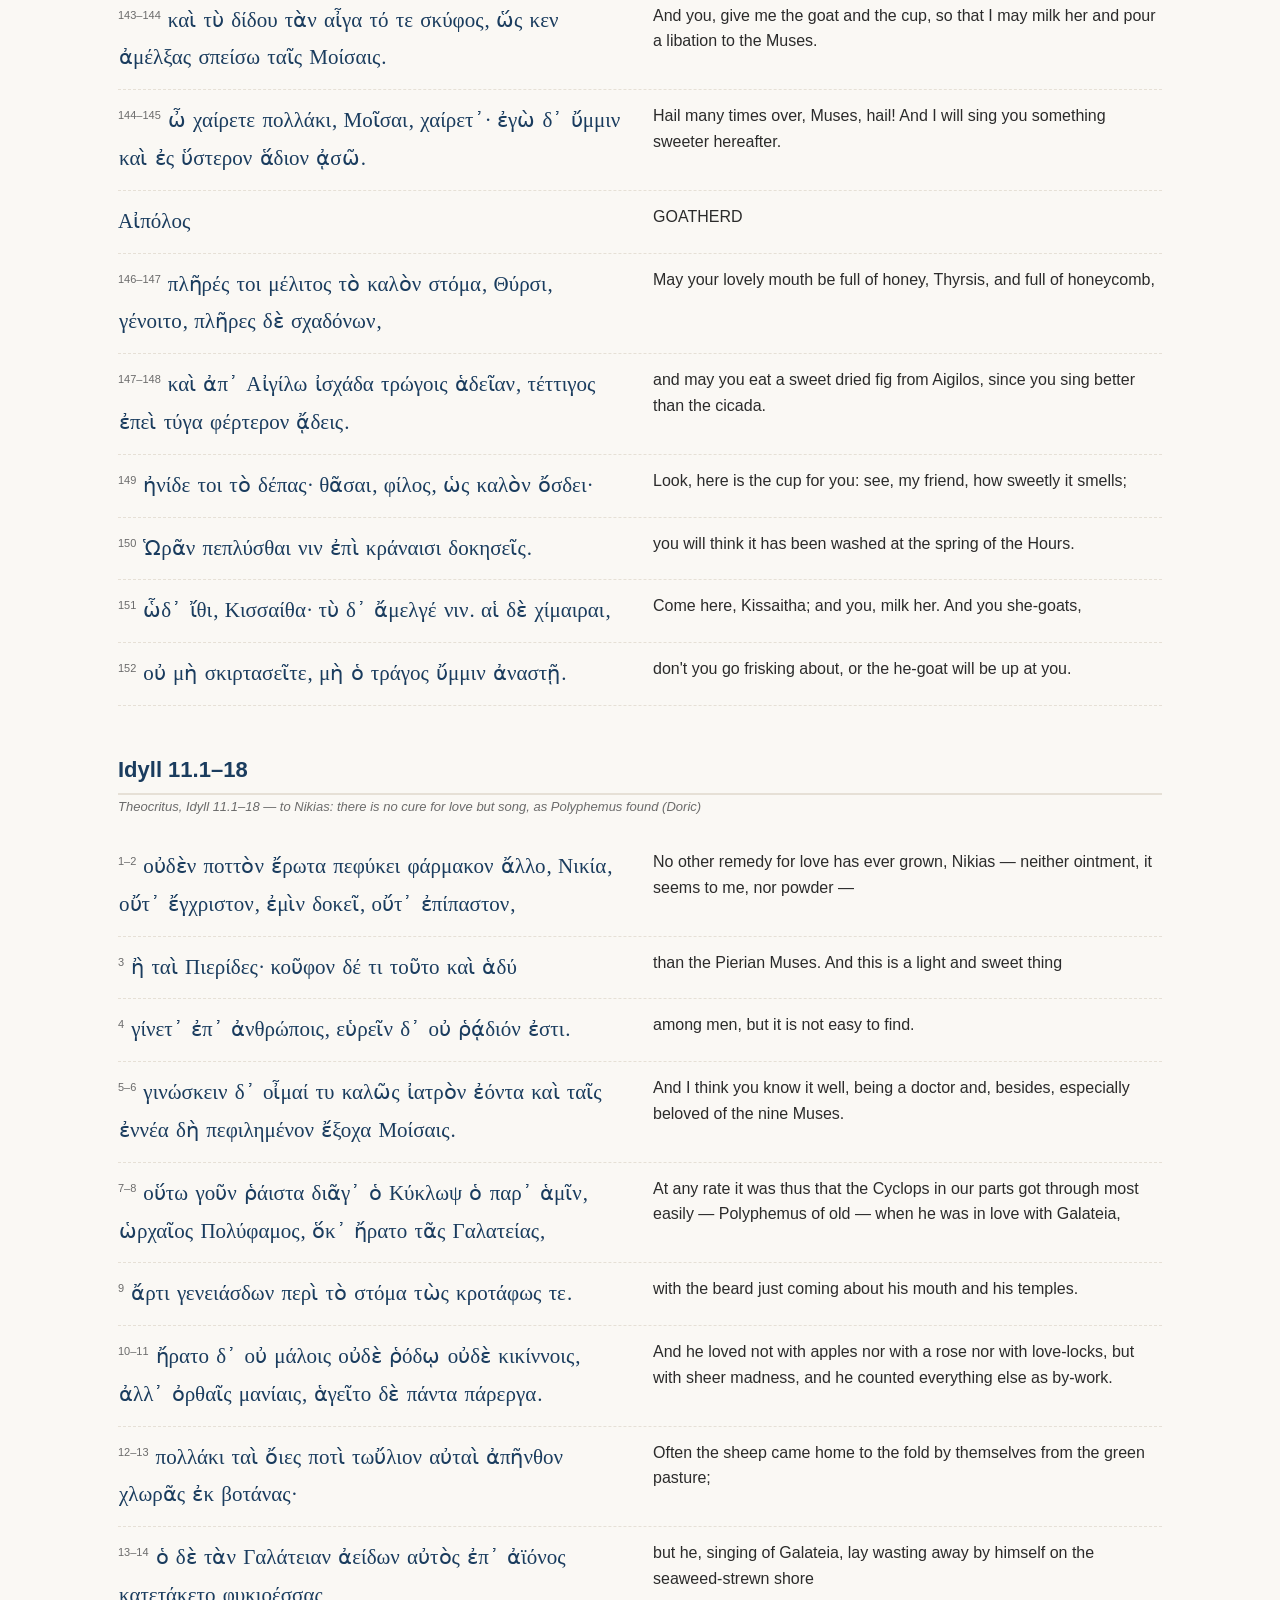
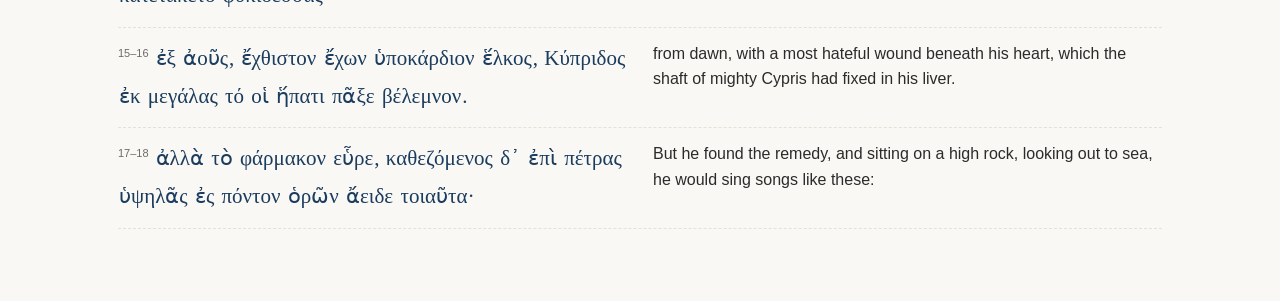
<file: readings.html>
<!DOCTYPE html>
<html lang="en">
<head>
<meta charset="UTF-8">
<meta name="viewport" content="width=device-width, initial-scale=1.0">
<title>GRK30 — Readings</title>
<link rel="stylesheet" href="styles.css">
</head>
<body>
<main id="readings"></main>

<script src="readings.js"></script>
<script src="quizzes.js"></script>
<script src="app.js"></script>
<script>
(function () {
  const quizId = GRK.currentQuizId();
  const quiz = GRK.mountChrome("readings.html", quizId);
  GRK.mountPanel();

  const root = document.getElementById("readings");
  const rdgs = GRK.quizReadings(quizId);

  if (!rdgs.length) {
    root.innerHTML = '<p class="lede">No readings in this quiz yet.</p>';
    return;
  }

  // in-page jump links for this quiz's readings
  const nav = document.querySelector("nav.toc");
  rdgs.forEach(r => {
    const sep = document.createElement("span");
    sep.className = "sep";
    sep.textContent = "·";
    const a = document.createElement("a");
    a.href = "#" + r.id;
    a.textContent = r.title;
    nav.appendChild(sep);
    nav.appendChild(a);
  });

  rdgs.forEach(r => root.appendChild(GRK.renderReading(r)));
})();
</script>
</body>
</html>
</file>
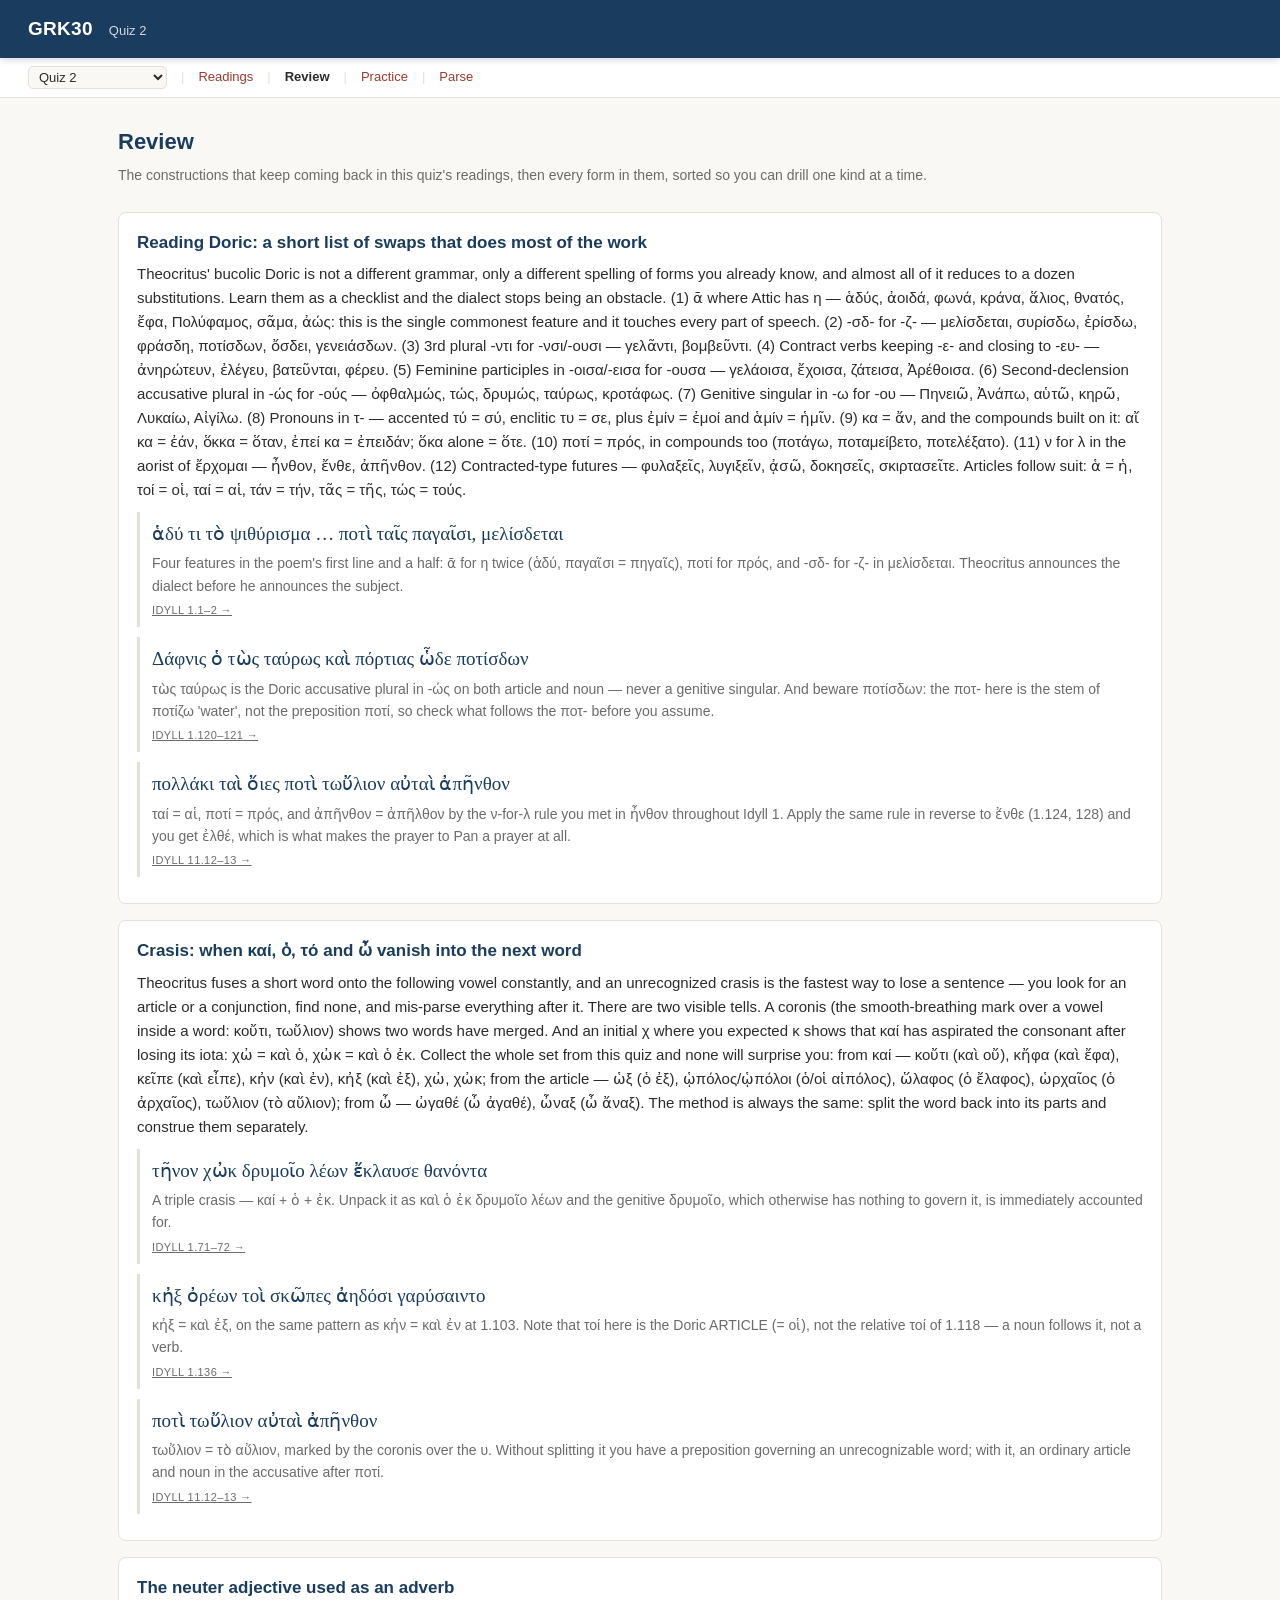
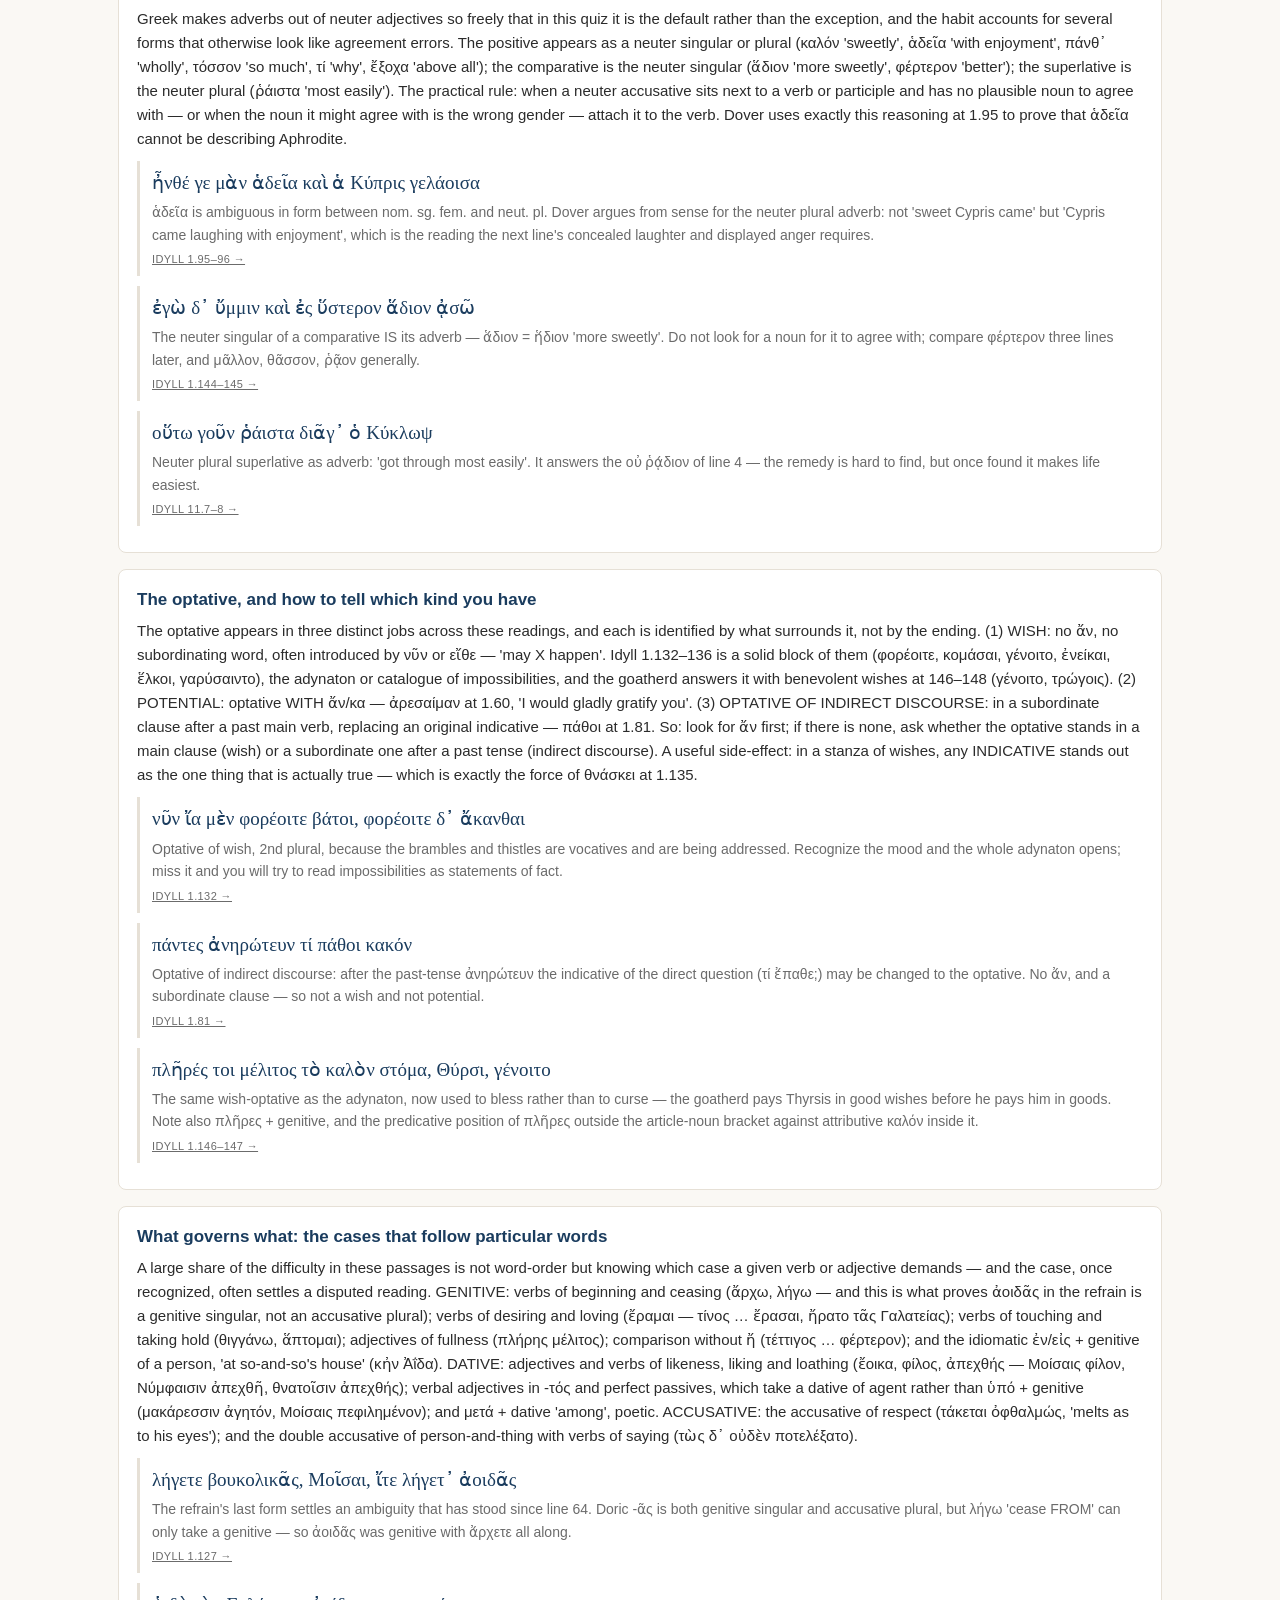
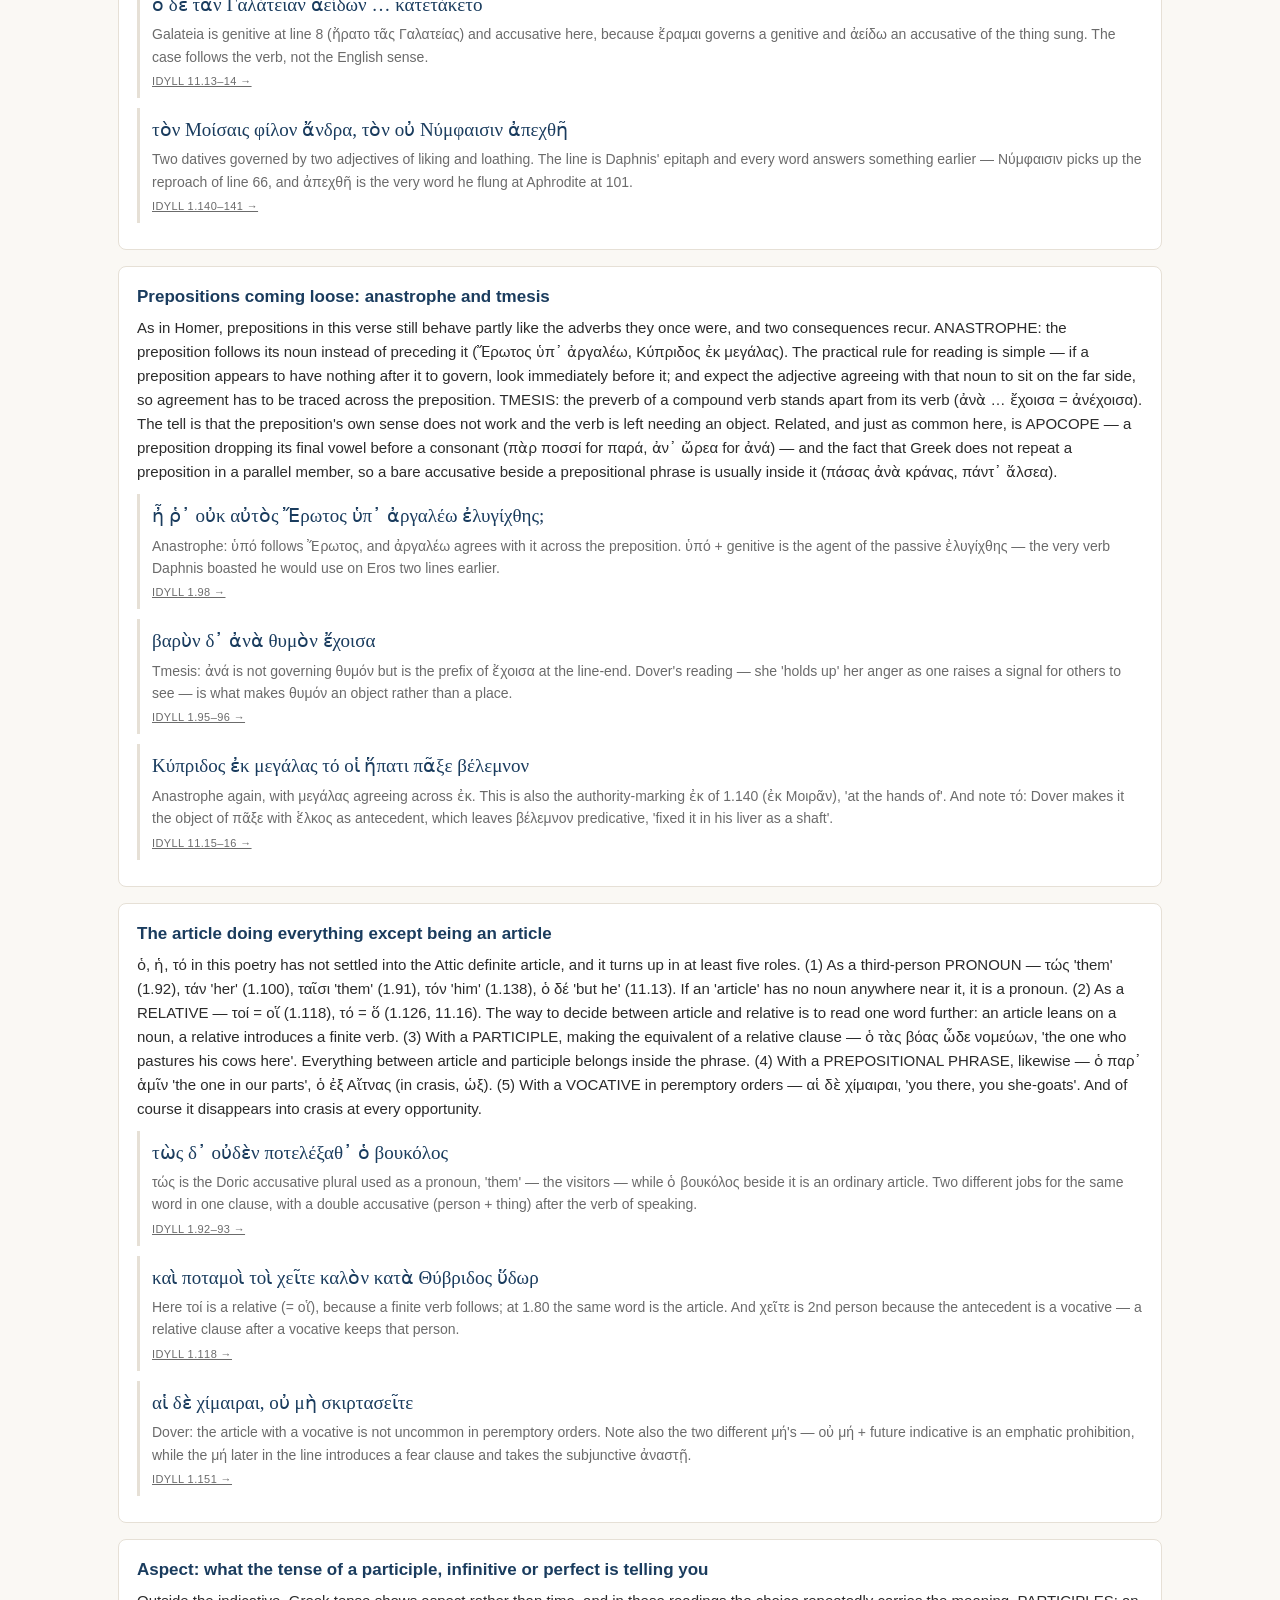
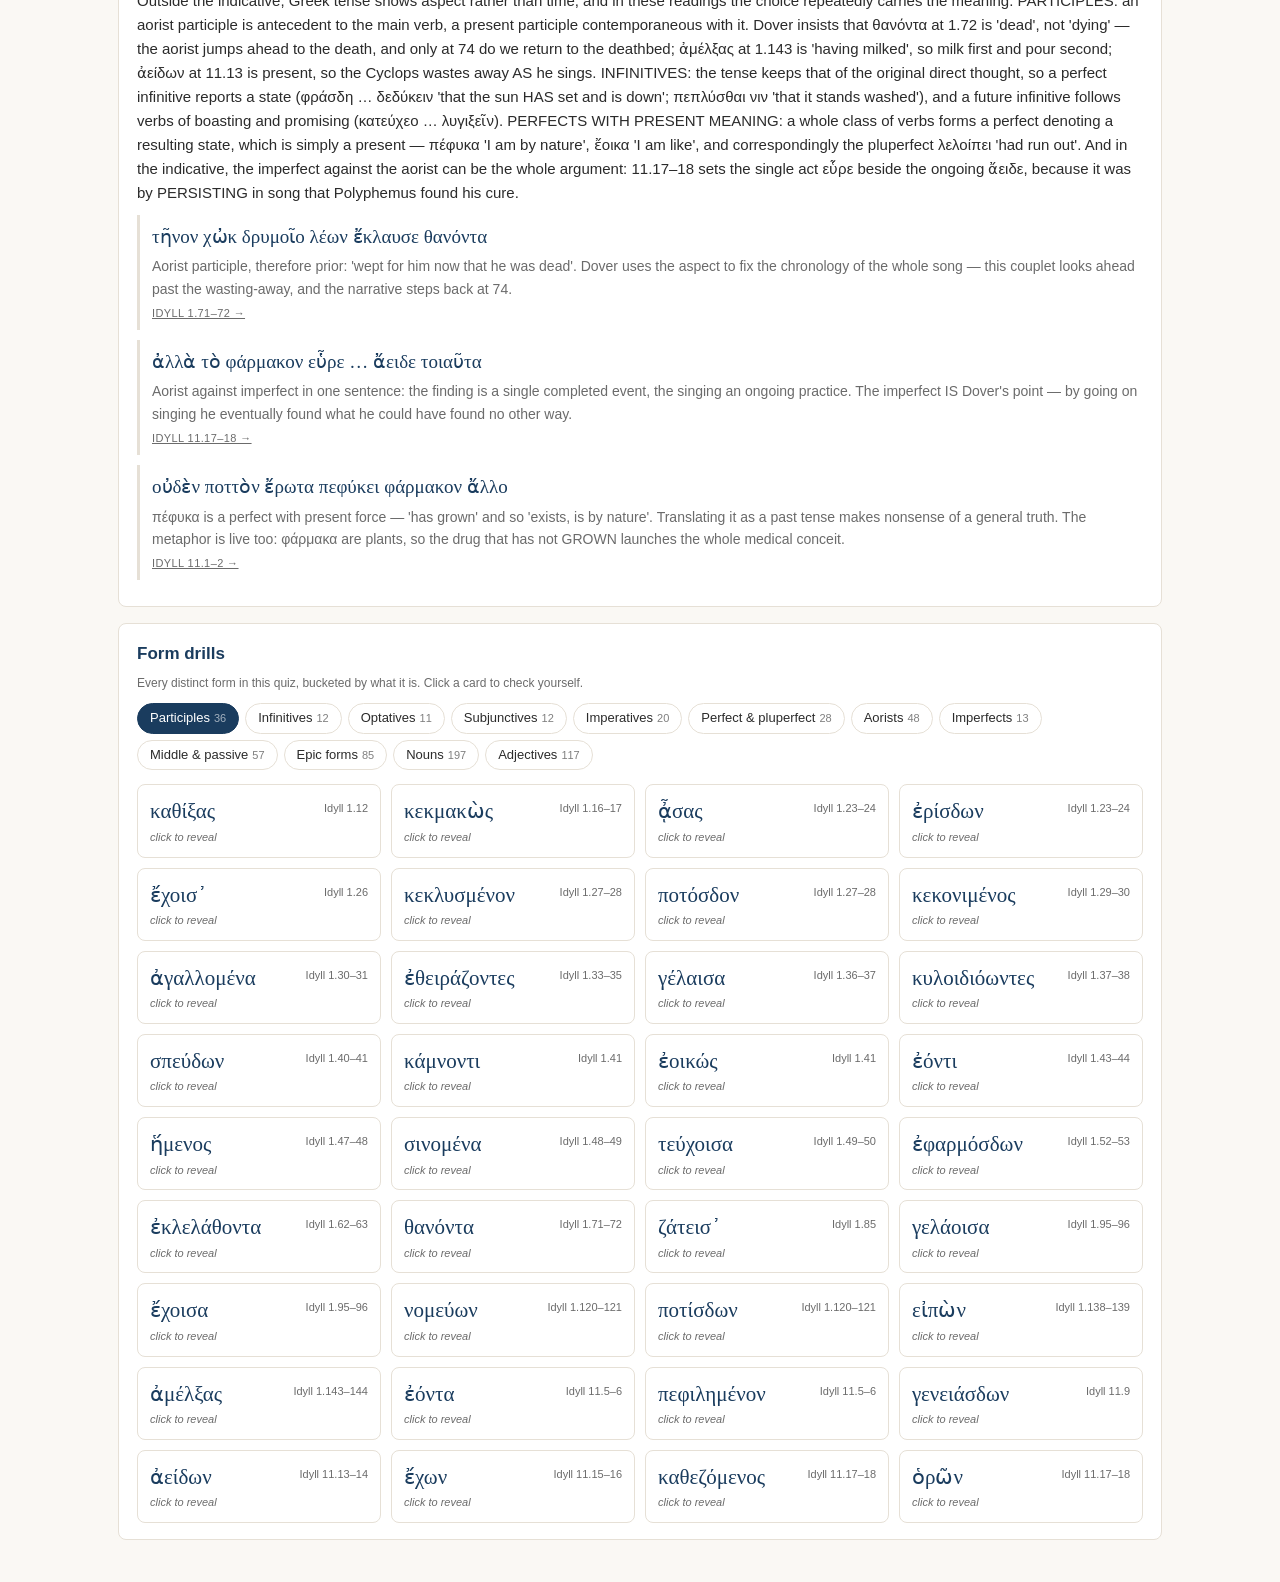
<file: review.html>
<!DOCTYPE html>
<html lang="en">
<head>
<meta charset="UTF-8">
<meta name="viewport" content="width=device-width, initial-scale=1.0">
<title>GRK30 — Review</title>
<link rel="stylesheet" href="styles.css">
</head>
<body>
<main id="main"></main>

<script src="readings.js"></script>
<script src="quizzes.js"></script>
<script src="review.js"></script>
<script src="app.js"></script>
<script>
(function () {
  const quizId = GRK.currentQuizId();
  GRK.mountChrome("review.html", quizId);
  GRK.mountPanel();

  const main = document.getElementById("main");
  const rdgs = GRK.quizReadings(quizId);

  if (!rdgs.length) {
    main.innerHTML = '<p class="lede">No readings in this quiz yet.</p>';
    return;
  }

  const head = document.createElement("div");
  head.innerHTML = `
    <h2 class="page">Review</h2>
    <p class="lede">The constructions that keep coming back in this quiz's readings,
      then every form in them, sorted so you can drill one kind at a time.</p>`;
  main.appendChild(head);

  /* ---------------- hand-written grammar topics ---------------- */

  const review = (typeof REVIEW !== "undefined" ? REVIEW : []).find(r => r.quizId === quizId);

  if (!review || !review.topics.length) {
    const p = document.createElement("p");
    p.className = "lede";
    p.textContent = "No grammar topics written for this quiz yet — they get added once the quiz's readings are all in.";
    main.appendChild(p);
  } else {
    review.topics.forEach(topic => {
      const card = document.createElement("div");
      card.className = "card topic";

      const h = document.createElement("h3");
      h.textContent = topic.title;
      card.appendChild(h);

      const body = document.createElement("div");
      body.className = "body";
      const p = document.createElement("p");
      p.textContent = topic.summary;
      body.appendChild(p);

      (topic.examples || []).forEach(ex => {
        const rdg = GRK.reading(ex.readingId);
        const wrap = document.createElement("div");
        wrap.className = "ex";

        const gk = document.createElement("div");
        gk.className = "gk";
        gk.textContent = ex.quote;
        wrap.appendChild(gk);

        const why = document.createElement("div");
        why.className = "why";
        why.textContent = ex.explain;
        wrap.appendChild(why);

        if (rdg) {
          const src = document.createElement("a");
          src.className = "src";
          src.href = `readings.html?quiz=${encodeURIComponent(quizId)}#${rdg.id}`;
          src.textContent = GRK.citeSeg(rdg, ex.seg) + " →";
          wrap.appendChild(src);
        }
        body.appendChild(wrap);
      });

      card.appendChild(body);
      main.appendChild(card);
    });
  }

  /* ---------------- auto-generated form drills ---------------- */
  /* Every bucket is derived from the token data in readings.js, so it can never
     drift out of sync with the passages themselves. */

  const BUCKETS = [
    { name: "Participles",       test: t => /participle/i.test(t.parse) },
    { name: "Infinitives",       test: t => /infinitive/i.test(t.parse) },
    { name: "Optatives",         test: t => /optative/i.test(t.parse) },
    { name: "Subjunctives",      test: t => /subjunctive/i.test(t.parse) },
    { name: "Imperatives",       test: t => /imperative/i.test(t.parse) },
    { name: "Perfect & pluperfect", test: t => /perfect|pluperfect/i.test(t.parse) },
    { name: "Aorists",           test: t => /aorist/i.test(t.parse) },
    { name: "Imperfects",        test: t => /imperfect/i.test(t.parse) },
    { name: "Middle & passive",  test: t => /middle|passive/i.test(t.parse) },
    { name: "Epic forms",        test: t => /epic|ionic|elided|anastrophe|diectasis/i.test(t.parse + " " + (t.pos || "")) },
    { name: "Nouns",             test: t => /^noun/i.test(t.pos || "") },
    { name: "Adjectives",        test: t => /^adjective/i.test(t.pos || "") }
  ];

  // collect every token in the quiz, with where it came from
  const all = [];
  rdgs.forEach(rdg => {
    rdg.segments.forEach((seg, i) => {
      GRK.words(seg).forEach(tok => {
        all.push({ tok, rdg, seg: i });
      });
    });
  });

  const drills = BUCKETS.map(b => {
    const seen = new Set();
    const items = [];
    all.forEach(x => {
      if (!b.test(x.tok)) return;
      const key = x.tok.w + "|" + x.tok.parse;
      if (seen.has(key)) return;
      seen.add(key);
      items.push(x);
    });
    return { name: b.name, items };
  }).filter(b => b.items.length);

  const drillCard = document.createElement("div");
  drillCard.className = "card";
  drillCard.innerHTML = `
    <h3>Form drills</h3>
    <p class="meta">Every distinct form in this quiz, bucketed by what it is. Click a card to check yourself.</p>
    <div class="drill-tabs" id="tabs"></div>
    <div class="drill-list" id="list"></div>`;
  main.appendChild(drillCard);

  const tabs = drillCard.querySelector("#tabs");
  const list = drillCard.querySelector("#list");

  function showBucket(b) {
    tabs.querySelectorAll("button").forEach(el =>
      el.classList.toggle("on", el.dataset.name === b.name));

    list.innerHTML = "";
    b.items.forEach(x => {
      const item = document.createElement("div");
      item.className = "drill-item";

      item.innerHTML = `
        <span class="src">${GRK.esc(GRK.citeSeg(x.rdg, x.seg))}</span>
        <div class="form">${GRK.esc(x.tok.w)}</div>
        <div class="hint">click to reveal</div>
        <div class="ans">
          <div class="l">${GRK.esc(x.tok.lemma || "—")}</div>
          <div class="p">${GRK.esc(x.tok.parse || "—")}</div>
          <div class="g">${GRK.esc(x.tok.gloss || "")}</div>
        </div>`;

      item.addEventListener("click", () => item.classList.toggle("open"));
      list.appendChild(item);
    });
  }

  drills.forEach((b, i) => {
    const btn = document.createElement("button");
    btn.dataset.name = b.name;
    btn.innerHTML = `${GRK.esc(b.name)}<span class="n">${b.items.length}</span>`;
    btn.addEventListener("click", () => showBucket(b));
    tabs.appendChild(btn);
    if (i === 0) showBucket(b);
  });
})();
</script>
</body>
</html>
</file>
<file: styles.css>
:root {
  --bg: #faf8f4;
  --panel: #ffffff;
  --ink: #2b2b2b;
  --muted: #6b6b6b;
  --greek: #1a3c5e;
  --accent: #9a3b2e;
  --line: #e6e0d6;
  --hover: #fdf3d8;
  --active: #f6dca0;
  --good: #2f6b45;
  --bad: #9a3b2e;
  --panelH: 220px;
}
* { box-sizing: border-box; }
html, body { margin: 0; padding: 0; }
body {
  font-family: -apple-system, BlinkMacSystemFont, "Segoe UI", Roboto, Helvetica, Arial, sans-serif;
  background: var(--bg);
  color: var(--ink);
  line-height: 1.6;
}
body.has-panel { padding-bottom: calc(var(--panelH) + 30px); }

header.site {
  position: sticky; top: 0; z-index: 30;
  background: var(--greek); color: #fff;
  padding: 14px 28px;
  display: flex; align-items: baseline; gap: 16px; flex-wrap: wrap;
  box-shadow: 0 2px 6px rgba(0,0,0,.15);
}
header.site h1 { font-size: 19px; margin: 0; font-weight: 600; letter-spacing: .3px; }
header.site h1 a { color: #fff; text-decoration: none; }
header.site h1 a:hover { text-decoration: underline; }
header.site .sub { font-size: 13px; opacity: .8; }

/* quiz-scoped page nav: which quiz + which page */
nav.toc {
  position: sticky; top: 49px; z-index: 20;
  background: var(--panel); border-bottom: 1px solid var(--line);
  padding: 8px 28px; display: flex; flex-wrap: wrap; align-items: center; gap: 8px 14px;
  font-size: 13px;
}
nav.toc a { color: var(--accent); text-decoration: none; }
nav.toc a:hover { text-decoration: underline; }
nav.toc a.here { color: var(--ink); font-weight: 600; text-decoration: none; cursor: default; }
nav.toc .sep { color: var(--line); }
nav.toc .empty { color: var(--muted); }
nav.toc select {
  font: inherit; color: var(--ink); background: var(--bg);
  border: 1px solid var(--line); border-radius: 5px; padding: 2px 6px;
}

main { max-width: 1100px; margin: 0 auto; padding: 26px 28px; }
main.narrow { max-width: 860px; }

h2.page { font-size: 22px; color: var(--greek); margin: 0 0 4px; }
p.lede { color: var(--muted); font-size: 14px; margin: 0 0 26px; }

/* ---------- readings ---------- */
.reading { margin-bottom: 46px; }
.reading > h2 {
  font-size: 22px; color: var(--greek); margin: 0 0 2px;
  border-bottom: 2px solid var(--line); padding-bottom: 6px;
}
.reading > .citation { color: var(--muted); font-size: 13px; margin: 0 0 18px; font-style: italic; }

.segment {
  display: grid; grid-template-columns: 1fr 1fr; gap: 26px;
  padding: 12px 0; border-bottom: 1px dashed var(--line);
  align-items: start;
}
.segment.solo { grid-template-columns: 1fr; }
.segment .gk {
  font-family: "GFS Didot", "Palatino Linotype", Palatino, "Times New Roman", serif;
  font-size: 21px; color: var(--greek); line-height: 1.8;
}
.segment .gk .lineno {
  font-family: -apple-system, sans-serif; font-size: 11px; color: var(--muted);
  vertical-align: super; margin-right: 6px; user-select: none;
}
.segment .tr { font-size: 16px; color: var(--ink); padding-top: 1px; }

.w { cursor: pointer; padding: 0 1px; border-radius: 4px; transition: background .12s; }
.w:hover { background: var(--hover); }
.w.sel { background: var(--active); box-shadow: inset 0 -2px 0 var(--accent); }
.w.inert { cursor: default; }
.w.inert:hover { background: none; }
.punct { color: var(--greek); }

/* ---------- bottom breakdown panel ---------- */
#panel {
  position: fixed; left: 0; right: 0; bottom: 0; z-index: 40;
  height: var(--panelH);
  background: var(--panel);
  border-top: 3px solid var(--greek);
  box-shadow: 0 -4px 18px rgba(0,0,0,.12);
  padding: 16px 28px; overflow-y: auto;
}
#panel.hidden { display: none; }
#panel .word-head { display: flex; align-items: baseline; gap: 14px; flex-wrap: wrap; margin-bottom: 10px; }
#panel .word-head .form { font-family: "GFS Didot", Palatino, serif; font-size: 30px; color: var(--greek); }
#panel .word-head .lemma { font-size: 17px; color: var(--accent); }
#panel .word-head .lemma .lbl { color: var(--muted); font-size: 12px; }
#panel .grid {
  display: grid; grid-template-columns: max-content 1fr; gap: 4px 16px;
  font-size: 15px; max-width: 760px;
}
#panel .grid .k { color: var(--muted); font-weight: 600; }
#panel .grid .v { color: var(--ink); }
#panel .close {
  position: absolute; top: 10px; right: 16px; cursor: pointer;
  border: none; background: none; font-size: 22px; color: var(--muted); line-height: 1;
}
#panel .close:hover { color: var(--accent); }

/* ---------- shared card / button furniture ---------- */
.card {
  background: var(--panel); border: 1px solid var(--line); border-radius: 8px;
  padding: 16px 18px; margin-bottom: 16px;
}
.card > h3 { margin: 0 0 6px; font-size: 17px; color: var(--greek); }
.card > .meta { color: var(--muted); font-size: 12px; margin: 0 0 10px; }

button.btn {
  font: inherit; font-size: 14px; cursor: pointer;
  background: var(--greek); color: #fff; border: none;
  border-radius: 6px; padding: 7px 14px;
}
button.btn:hover { background: #24507b; }
button.btn.ghost { background: none; color: var(--accent); border: 1px solid var(--line); }
button.btn.ghost:hover { background: var(--hover); }
button.btn.good { background: var(--good); }
button.btn.bad  { background: var(--bad); }
button.btn:disabled { opacity: .45; cursor: default; }
.btnrow { display: flex; gap: 8px; flex-wrap: wrap; align-items: center; }

.tag {
  display: inline-block; font-size: 11px; text-transform: uppercase; letter-spacing: .5px;
  padding: 2px 7px; border-radius: 10px; background: var(--hover); color: var(--accent);
  border: 1px solid var(--line);
}
.tag.ready { background: #e4f0e8; color: var(--good); }
.tag.collecting { background: #f1eee8; color: var(--muted); }

/* ---------- hub ---------- */
.quizcard { background: var(--panel); border: 1px solid var(--line); border-radius: 8px; padding: 18px 20px; margin-bottom: 18px; }
.quizcard h3 { margin: 0 0 4px; font-size: 19px; color: var(--greek); display: flex; align-items: center; gap: 10px; }
.quizcard ul { margin: 10px 0 14px; padding-left: 20px; color: var(--ink); font-size: 15px; }
.quizcard ul .none { list-style: none; margin-left: -20px; color: var(--muted); font-style: italic; }
.quizcard .stats { color: var(--muted); font-size: 12px; margin: 0 0 12px; }

/* ---------- review ---------- */
.topic .body { font-size: 15px; }
.topic .body p { margin: 0 0 10px; }
.topic .ex {
  border-left: 3px solid var(--line); padding: 6px 0 6px 12px; margin: 10px 0;
}
.topic .ex .gk {
  font-family: "GFS Didot", Palatino, serif; font-size: 19px; color: var(--greek); line-height: 1.7;
}
.topic .ex .why { font-size: 14px; color: var(--muted); margin-top: 2px; }
.topic .ex .src { font-size: 11px; color: var(--muted); text-transform: uppercase; letter-spacing: .4px; }

.drill-tabs { display: flex; flex-wrap: wrap; gap: 6px; margin-bottom: 14px; }
.drill-tabs button {
  font: inherit; font-size: 13px; cursor: pointer; background: var(--panel);
  border: 1px solid var(--line); border-radius: 20px; padding: 4px 12px; color: var(--ink);
}
.drill-tabs button:hover { background: var(--hover); }
.drill-tabs button.on { background: var(--greek); color: #fff; border-color: var(--greek); }
.drill-tabs button .n { opacity: .6; font-size: 11px; margin-left: 4px; }

.drill-list { display: grid; grid-template-columns: repeat(auto-fill, minmax(230px, 1fr)); gap: 10px; }
.drill-item {
  background: var(--panel); border: 1px solid var(--line); border-radius: 8px;
  padding: 10px 12px; cursor: pointer;
}
.drill-item:hover { border-color: var(--accent); }
.drill-item .form { font-family: "GFS Didot", Palatino, serif; font-size: 21px; color: var(--greek); }
.drill-item .src { font-size: 11px; color: var(--muted); float: right; margin-top: 5px; }
.drill-item .ans { display: none; margin-top: 6px; padding-top: 6px; border-top: 1px dashed var(--line); font-size: 13px; }
.drill-item.open .ans { display: block; }
.drill-item .ans .l { color: var(--accent); }
.drill-item .ans .p { color: var(--ink); }
.drill-item .ans .g { color: var(--muted); }
.drill-item .hint { font-size: 11px; color: var(--muted); font-style: italic; }
.drill-item.open .hint { display: none; }

/* ---------- practice ---------- */
.passage {
  background: var(--panel); border: 1px solid var(--line); border-radius: 8px;
  padding: 18px 20px; margin-bottom: 20px;
}
.passage .head {
  display: flex; justify-content: space-between; align-items: baseline;
  gap: 12px; flex-wrap: wrap; margin-bottom: 12px;
}
.passage .head .where { font-size: 15px; color: var(--greek); font-weight: 600; }
.passage .head .where .cite { font-weight: 400; color: var(--muted); font-size: 13px; }
.passage .segment { border-bottom: 1px dashed var(--line); }
.passage .segment:last-child { border-bottom: none; }
.passage .segment .tr.hidden { display: none; }

.q { background: var(--panel); border: 1px solid var(--line); border-radius: 8px; padding: 14px 16px; margin-bottom: 14px; }
.q.done-good { border-left: 4px solid var(--good); }
.q.done-bad  { border-left: 4px solid var(--bad); }
.q .qhead { display: flex; align-items: baseline; gap: 10px; margin-bottom: 8px; flex-wrap: wrap; }
.q .qhead .n { color: var(--muted); font-size: 13px; font-weight: 600; }
.q .prompt { font-size: 15px; }
.q .prompt .gkinline { font-family: "GFS Didot", Palatino, serif; font-size: 19px; color: var(--greek); }
.q textarea {
  width: 100%; font: inherit; font-size: 15px; line-height: 1.5;
  border: 1px solid var(--line); border-radius: 6px; padding: 8px 10px;
  background: var(--bg); color: var(--ink); resize: vertical; min-height: 62px;
  margin: 8px 0;
}
.q textarea:focus { outline: none; border-color: var(--greek); }
.q .answer { display: none; margin-top: 10px; padding-top: 10px; border-top: 1px dashed var(--line); }
.q.revealed .answer { display: block; }
.q .answer .lbl {
  font-size: 11px; text-transform: uppercase; letter-spacing: .5px;
  color: var(--muted); font-weight: 600; margin-bottom: 2px;
}
.q .answer .val { font-size: 15px; margin-bottom: 10px; }
.q .answer .val .gkinline { font-family: "GFS Didot", Palatino, serif; font-size: 19px; color: var(--greek); }
.q .answer .why { font-size: 14px; color: var(--ink); background: var(--hover); border-radius: 6px; padding: 8px 10px; }
.q .selfmark { margin-top: 10px; display: flex; gap: 8px; align-items: center; flex-wrap: wrap; }
.q .selfmark .asked { color: var(--muted); font-size: 13px; }
.q .verdict { font-size: 13px; font-weight: 600; }
.q .verdict.good { color: var(--good); }
.q .verdict.bad { color: var(--bad); }

.score {
  position: sticky; bottom: 0; z-index: 25;
  background: var(--panel); border-top: 2px solid var(--greek);
  padding: 10px 28px; margin: 0 -28px;
  display: flex; gap: 18px; align-items: center; flex-wrap: wrap; font-size: 14px;
}
.score .big { font-size: 17px; font-weight: 600; color: var(--greek); }
.score .missed { color: var(--muted); font-size: 13px; }

.results { background: var(--panel); border: 1px solid var(--line); border-radius: 8px; padding: 18px 20px; margin-bottom: 20px; }
.results h3 { margin: 0 0 10px; color: var(--greek); }
.results table { border-collapse: collapse; font-size: 14px; width: 100%; max-width: 520px; }
.results td { padding: 4px 12px 4px 0; border-bottom: 1px solid var(--line); }
.results td.n { text-align: right; color: var(--muted); }

/* ---------- hub: global (non-quiz) link ---------- */
.global-link {
  display: block; text-decoration: none; color: inherit;
  background: var(--panel); border: 1px solid var(--line); border-left: 4px solid var(--greek);
  border-radius: 8px; padding: 14px 18px; margin-bottom: 22px;
}
.global-link:hover { background: var(--hover); }
.global-link strong { color: var(--greek); font-size: 16px; }
.global-link span { display: block; color: var(--muted); font-size: 13px; margin-top: 2px; }

/* ---------- parse trainer ---------- */
.ptabs { display: flex; gap: 6px; margin-bottom: 18px; }
.ptabs .ptab {
  font: inherit; font-size: 14px; cursor: pointer; background: var(--panel);
  border: 1px solid var(--line); border-radius: 20px; padding: 5px 16px; color: var(--ink);
}
.ptabs .ptab:hover { background: var(--hover); }
.ptabs .ptab.on { background: var(--greek); color: #fff; border-color: var(--greek); }

.filtlabel { color: var(--muted); font-size: 13px; }
.btn.filt, .btn.pmode { padding: 4px 12px; font-size: 13px; }
.btn.filt.on, .btn.pmode.on { background: var(--greek); color: #fff; border-color: var(--greek); }

.parsecard .phint .pcat {
  font-size: 11px; text-transform: uppercase; letter-spacing: .5px;
  color: var(--accent); background: var(--hover); border: 1px solid var(--line);
  border-radius: 10px; padding: 2px 8px; margin-right: 10px;
}

.parsecard { padding: 20px 22px; }
.parsecard .pform {
  font-family: "GFS Didot", Palatino, serif; font-size: 40px; color: var(--greek);
  text-align: center; margin: 6px 0 12px;
}
.parsecard .phint { text-align: center; margin-bottom: 18px; }
.parsecard .phint .btn { padding: 4px 12px; font-size: 13px; }
.parsecard .phint .hintbody.hidden { display: none; }
.parsecard .phint .lemma { font-family: "GFS Didot", Palatino, serif; font-size: 19px; color: var(--accent); }
.parsecard .phint .src { color: var(--muted); font-size: 12px; text-transform: uppercase; letter-spacing: .4px; margin-left: 12px; }

.prow {
  display: grid; grid-template-columns: 92px 1fr; gap: 10px 14px;
  align-items: center; padding: 9px 0; border-bottom: 1px dashed var(--line);
}
.prow .plabel { color: var(--muted); font-weight: 600; font-size: 13px; text-transform: uppercase; letter-spacing: .4px; }
.prow .popts { display: flex; flex-wrap: wrap; gap: 6px; }
.popt {
  font: inherit; font-size: 14px; cursor: pointer; background: var(--bg);
  border: 1px solid var(--line); border-radius: 6px; padding: 5px 12px; color: var(--ink);
}
.popt:hover:not(:disabled) { background: var(--hover); border-color: var(--accent); }
.popt:disabled { cursor: default; opacity: .7; }
.popt.right { background: #e4f0e8; border-color: var(--good); color: var(--good); opacity: 1; font-weight: 600; }
.popt.wrong { background: #f6e2de; border-color: var(--bad); color: var(--bad); opacity: 1; text-decoration: line-through; }
.prow .reflink { grid-column: 2; font-size: 12px; color: var(--accent); cursor: pointer; }
.prow .reflink:hover { text-decoration: underline; }

.pexplain { margin-top: 16px; padding-top: 12px; border-top: 1px solid var(--line); }
.pexplain.hidden { display: none; }
.pexplain .lbl { font-size: 11px; text-transform: uppercase; letter-spacing: .5px; color: var(--muted); font-weight: 600; margin-bottom: 2px; }
.pexplain .full { font-size: 15px; color: var(--ink); margin-bottom: 10px; }
.pexplain .note { font-size: 14px; color: var(--ink); background: var(--hover); border-radius: 6px; padding: 8px 10px; margin-bottom: 8px; }
.pexplain .gloss { font-size: 14px; color: var(--muted); }
.pexplain .gloss { font-family: "GFS Didot", Palatino, serif; }

.score .weak { color: var(--muted); font-size: 13px; }
.score .weak a { color: var(--accent); cursor: pointer; }
.score .weak a:hover { text-decoration: underline; }

/* reference pane */
#ref-pane.hidden, #drill-pane.hidden { display: none; }
.refsec .intro { color: var(--muted); font-size: 14px; margin: 0 0 14px; }
.refsec .tcap { font-size: 12px; text-transform: uppercase; letter-spacing: .5px; color: var(--accent); font-weight: 600; margin: 14px 0 6px; }
.tscroll { overflow-x: auto; }
.reftable { border-collapse: collapse; font-size: 14px; width: 100%; margin-bottom: 6px; }
.reftable th, .reftable td { padding: 6px 12px; border-bottom: 1px solid var(--line); text-align: left; vertical-align: top; }
.reftable thead th { color: var(--muted); font-size: 12px; text-transform: uppercase; letter-spacing: .3px; }
.reftable .rowh { font-weight: 600; color: var(--greek); white-space: nowrap; }
.refsec .rnote { font-size: 14px; color: var(--ink); margin: 10px 0 0; padding-left: 12px; border-left: 3px solid var(--line); }

@media (max-width: 720px) {
  .segment { grid-template-columns: 1fr; gap: 8px; }
  .segment .tr { border-top: 1px dotted var(--line); padding-top: 8px; }
  main { padding: 20px 16px; }
  header.site, nav.toc { padding-left: 16px; padding-right: 16px; }
  .score { margin: 0 -16px; padding: 10px 16px; }
  .prow { grid-template-columns: 1fr; gap: 4px; }
  .prow .reflink { grid-column: 1; }
}
</file>
